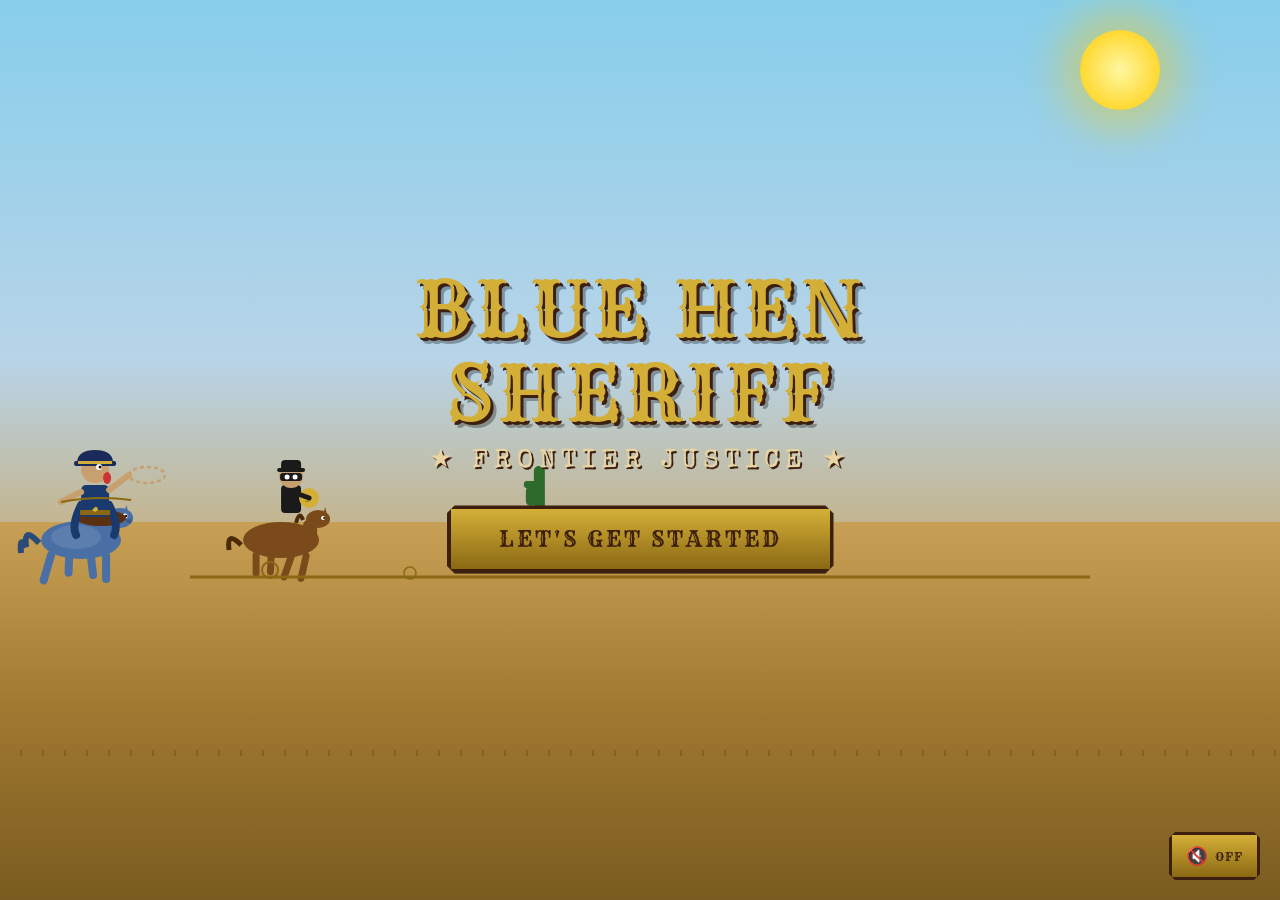
<file: index.html>
<!DOCTYPE html>
<html lang="en">
<head>
<meta charset="UTF-8">
<meta name="viewport" content="width=device-width, initial-scale=1.0">
<title>Blue Hen Sheriff</title>
<style>
  @import url('https://fonts.googleapis.com/css2?family=Rye&family=Playfair+Display:wght@400;700;900&family=Special+Elite&family=Courier+Prime:wght@400;700&display=swap');

  :root {
    --dust: #c8a96e;
    --sand: #e8d5a3;
    --brown: #6b3a2a;
    --dark-brown: #3d1f10;
    --sky: #7db8d4;
    --green-screen: #00ff41;
    --paper: #f4e4c1;
    --ink: #1a0a00;
    --gold: #d4af37;
    --red: #8b1a1a;
  }

  * { margin: 0; padding: 0; box-sizing: border-box; }
  html { scroll-behavior: smooth; }

  body {
    font-family: 'Special Elite', cursive;
    overflow-x: hidden;
    background: var(--dark-brown);
  }

  /* ===== PAGE SYSTEM ===== */
  .page {
    display: none;
    min-height: 100vh;
    position: relative;
  }
  .page.active { display: flex; flex-direction: column; }

  /* ===== PAGE 1: CHASE SCENE ===== */
  #page1 {
    background: linear-gradient(180deg, #87CEEB 0%, #b8d4e8 40%, #c8a96e 65%, #8b6914 100%);
    overflow: hidden;
    align-items: center;
    justify-content: center;
    flex-direction: column;
  }

  .sky-layer {
    position: absolute; top: 0; left: 0; right: 0; height: 60%;
  }

  /* Sun */
  .sun {
    position: absolute;
    top: 30px; right: 120px;
    width: 80px; height: 80px;
    background: radial-gradient(circle, #fff7a1, #ffcc00);
    border-radius: 50%;
    box-shadow: 0 0 40px 20px rgba(255,200,0,0.4);
    animation: sunPulse 3s ease-in-out infinite;
  }
  @keyframes sunPulse { 0%,100%{box-shadow:0 0 40px 20px rgba(255,200,0,0.4)} 50%{box-shadow:0 0 60px 30px rgba(255,200,0,0.6)} }

  /* Clouds */
  .cloud {
    position: absolute;
    background: rgba(255,255,255,0.85);
    border-radius: 50px;
    animation: cloudDrift linear infinite;
  }
  .cloud::before, .cloud::after {
    content: '';
    position: absolute;
    background: inherit;
    border-radius: 50%;
  }
  .cloud1 { width:120px; height:40px; top:60px; left:-150px; animation-duration:25s; animation-delay:-5s; }
  .cloud1::before { width:70px; height:60px; top:-25px; left:15px; }
  .cloud1::after { width:50px; height:50px; top:-20px; left:55px; }
  .cloud2 { width:160px; height:50px; top:100px; left:-200px; animation-duration:35s; animation-delay:-15s; }
  .cloud2::before { width:90px; height:70px; top:-30px; left:20px; }
  .cloud2::after { width:60px; height:60px; top:-25px; left:80px; }
  @keyframes cloudDrift { from{transform:translateX(-200px)} to{transform:translateX(110vw)} }

  /* Ground */
  .ground {
    position: absolute;
    bottom: 0; left: 0; right: 0; height: 42%;
  }
  .ground-layer {
    position: absolute; bottom: 0; left: 0; right: 0;
    height: 100%;
    background: linear-gradient(180deg, #c8a055 0%, #a07830 50%, #7a5c20 100%);
  }
  .ground-track {
    position: absolute;
    bottom: 38%; left: 0; right: 0; height: 6px;
    background: repeating-linear-gradient(90deg, transparent, transparent 20px, rgba(0,0,0,0.15) 20px, rgba(0,0,0,0.15) 22px);
  }

  /* Cactus */
  .cactus {
    position: absolute; bottom: 40%;
    animation: cactusScroll linear infinite;
  }
  .cactus svg { display: block; }
  .cactus1 { animation-duration: 12s; animation-delay: 0s; left: -100px; }
  .cactus2 { animation-duration: 18s; animation-delay: -8s; left: -100px; }
  .cactus3 { animation-duration: 22s; animation-delay: -3s; left: -100px; }
  @keyframes cactusScroll { from{transform:translateX(0)} to{transform:translateX(110vw)} }

  /* Dust clouds */
  .dust-puff {
    position: absolute;
    border-radius: 50%;
    background: rgba(180,140,60,0.5);
    animation: dustPuff 1s ease-out infinite;
  }

  /* Title */
  .title-area {
    position: relative;
    z-index: 20;
    text-align: center;
    margin-bottom: 20px;
    margin-top: -60px;
  }
  .main-title {
    font-family: 'Rye', cursive;
    font-size: clamp(2.5rem, 6vw, 5rem);
    color: var(--gold);
    text-shadow: 3px 3px 0 var(--dark-brown), 6px 6px 0 rgba(0,0,0,0.3);
    letter-spacing: 4px;
    animation: titleDrop 1s ease-out;
    line-height: 1.1;
  }
  .sub-title {
    font-family: 'Special Elite', cursive;
    font-size: clamp(1rem, 2.5vw, 1.6rem);
    color: var(--sand);
    text-shadow: 2px 2px 0 var(--dark-brown);
    margin-top: 8px;
    letter-spacing: 6px;
  }
  @keyframes titleDrop { from{transform:translateY(-80px);opacity:0} to{transform:translateY(0);opacity:1} }

  /* Chase animation canvas area */
  .chase-stage {
    position: absolute;
    bottom: 35%;
    left: 0; right: 0;
    height: 180px;
    z-index: 10;
  }

  /* Characters */
  .character {
    position: absolute;
    bottom: 10px;
    animation: gallop 0.35s steps(1) infinite;
  }

  /* Thief - simple pixel art style */
  .thief-char {
    right: 35%;
    animation: thiefRun 0.3s steps(1) infinite, thiefChased 0s linear;
  }

  .start-btn {
    position: relative;
    z-index: 20;
    background: linear-gradient(180deg, #d4af37, #8b6914);
    border: 4px solid var(--dark-brown);
    color: var(--dark-brown);
    font-family: 'Rye', cursive;
    font-size: 1.4rem;
    padding: 16px 48px;
    cursor: pointer;
    letter-spacing: 3px;
    text-transform: uppercase;
    margin-top: 10px;
    box-shadow: 4px 4px 0 var(--dark-brown), 8px 8px 0 rgba(0,0,0,0.3);
    transition: all 0.1s;
    clip-path: polygon(8px 0, calc(100% - 8px) 0, 100% 8px, 100% calc(100% - 8px), calc(100% - 8px) 100%, 8px 100%, 0 calc(100% - 8px), 0 8px);
  }
  .start-btn:hover { transform: translate(-2px,-2px); box-shadow: 6px 6px 0 var(--dark-brown), 10px 10px 0 rgba(0,0,0,0.3); }
  .start-btn:active { transform: translate(4px,4px); box-shadow: none; }

  /* ===== SVG CHARACTERS ===== */
  #chase-canvas {
    position: absolute;
    bottom: 0; left: 0; right: 0;
    width: 100%; height: 200px;
  }

  /* Horse+rider gallop */
  @keyframes horseGallop {
    0%   { transform: translateY(0px) scaleY(1); }
    25%  { transform: translateY(-8px) scaleY(0.97); }
    50%  { transform: translateY(-3px) scaleY(1); }
    75%  { transform: translateY(-10px) scaleY(0.95); }
    100% { transform: translateY(0px) scaleY(1); }
  }
  @keyframes thiefGallop {
    0%   { transform: translateY(0px); }
    30%  { transform: translateY(-6px); }
    60%  { transform: translateY(-2px); }
    100% { transform: translateY(0px); }
  }
  @keyframes lassoSpin {
    from { transform-origin: 5px 5px; transform: rotate(0deg); }
    to   { transform-origin: 5px 5px; transform: rotate(360deg); }
  }

  .horse-group { animation: horseGallop 0.5s ease-in-out infinite; }
  .thief-group { animation: thiefGallop 0.4s ease-in-out infinite; }
  .lasso-rope { animation: lassoSpin 0.8s linear infinite; transform-box: fill-box; }

  /* Chase forward motion */
  #cowboy-unit {
    animation: cowboyChase 0s linear;
  }
  #thief-unit {
    animation: thiefRun 0s linear;
  }

  /* ===== PAGE 2: HACKING ROOM ===== */
  #page2 {
    background: #1a0f05;
    flex-direction: column;
    align-items: center;
    justify-content: flex-start;
    padding: 20px;
    overflow: hidden;
  }

  .page2-header {
    font-family: 'Rye', cursive;
    color: var(--green-screen);
    font-size: clamp(1.2rem, 3vw, 2rem);
    text-shadow: 0 0 20px var(--green-screen);
    letter-spacing: 4px;
    margin-bottom: 15px;
    text-align: center;
  }

  .room-scene {
    width: 100%;
    max-width: 700px;
    position: relative;
    border: 3px solid #2a1a0a;
    border-radius: 4px;
    overflow: hidden;
    flex-shrink: 0;
  }

  .room-svg-container {
    width: 100%;
    aspect-ratio: 16/9;
    max-height: 340px;
  }

  /* Green screen monitor glow */
  @keyframes screenFlicker {
    0%,100%{opacity:1} 92%{opacity:1} 93%{opacity:0.85} 94%{opacity:1} 97%{opacity:0.9} 98%{opacity:1}
  }
  .monitor-screen { animation: screenFlicker 4s infinite; }
  .scan-line {
    animation: scanMove 3s linear infinite;
  }
  @keyframes scanMove { from{transform:translateY(-100%)} to{transform:translateY(800%)} }

  /* Typing text on screen */
  .hacking-text {
    font-family: 'Courier Prime', monospace;
    font-size: 9px;
    fill: var(--green-screen);
    opacity: 0.9;
  }
  @keyframes textBlink { 0%,100%{opacity:1} 50%{opacity:0} }
  .cursor-blink { animation: textBlink 0.8s step-end infinite; }

  /* AI Chat Box */
  .ai-chatbox {
    width: 100%;
    max-width: 700px;
    background: linear-gradient(180deg, #1a0f05, #0d0800);
    border: 2px solid #00ff41;
    border-top: none;
    padding: 20px;
    box-shadow: 0 0 30px rgba(0,255,65,0.15);
  }

  .chat-label {
    font-family: 'Rye', cursive;
    color: var(--green-screen);
    font-size: 0.85rem;
    letter-spacing: 3px;
    margin-bottom: 10px;
    text-shadow: 0 0 10px var(--green-screen);
  }

  .chat-messages {
    min-height: 80px;
    max-height: 160px;
    overflow-y: auto;
    margin-bottom: 12px;
    padding: 8px;
    border: 1px solid rgba(0,255,65,0.2);
    background: rgba(0,0,0,0.5);
    border-radius: 2px;
  }
  .chat-messages::-webkit-scrollbar { width: 4px; }
  .chat-messages::-webkit-scrollbar-thumb { background: #00ff41; border-radius: 2px; }

  .msg { margin-bottom: 8px; font-family: 'Courier Prime', monospace; font-size: 0.85rem; line-height: 1.4; }
  .msg.system { color: #00ff41; }
  .msg.user { color: #aaffaa; }
  .msg.ai { color: #7fff7f; }
  .msg.ai::before { content: '> '; color: #00ff41; }
  .msg.user::before { content: '$ '; color: #aaffaa; }

  .input-row {
    display: flex;
    gap: 10px;
    align-items: stretch;
  }

  .prompt-input {
    flex: 1;
    background: rgba(0,0,0,0.7);
    border: 1px solid #00ff41;
    color: #00ff41;
    font-family: 'Courier Prime', monospace;
    font-size: 0.9rem;
    padding: 10px 14px;
    outline: none;
    border-radius: 2px;
    caret-color: #00ff41;
  }
  .prompt-input::placeholder { color: rgba(0,255,65,0.3); }
  .prompt-input:focus { box-shadow: 0 0 15px rgba(0,255,65,0.3); }

  .submit-btn {
    background: linear-gradient(180deg, #00ff41, #008f24);
    border: none;
    color: #000;
    font-family: 'Rye', cursive;
    font-size: 0.85rem;
    padding: 10px 20px;
    cursor: pointer;
    letter-spacing: 1px;
    transition: all 0.2s;
    border-radius: 2px;
  }
  .submit-btn:hover { filter: brightness(1.2); }
  .submit-btn:disabled { opacity: 0.5; cursor: not-allowed; }

  .upload-btn {
    background: linear-gradient(180deg, #8b7355, #6b5844);
    border: 1px solid #00ff41;
    color: #00ff41;
    font-family: 'Rye', cursive;
    font-size: 1.2rem;
    padding: 10px 16px;
    cursor: pointer;
    transition: all 0.2s;
    border-radius: 2px;
  }
  .upload-btn:hover { filter: brightness(1.1); box-shadow: 0 0 10px rgba(0,255,65,0.2); }
  .upload-btn:active { transform: scale(0.95); }

  .verdict-btn {
    width: 100%;
    background: linear-gradient(180deg, #d4af37, #b8860b);
    border: 2px solid #8b6914;
    color: #1a0a00;
    font-family: 'Rye', cursive;
    font-size: 1.1rem;
    padding: 12px 20px;
    cursor: pointer;
    letter-spacing: 2px;
    transition: all 0.3s;
    border-radius: 4px;
    margin-top: 10px;
    text-transform: uppercase;
    box-shadow: 3px 3px 0 rgba(0,0,0,0.3);
  }
  .verdict-btn:hover { 
    filter: brightness(1.15);
    box-shadow: 5px 5px 0 rgba(0,0,0,0.4);
    transform: translate(-2px, -2px);
  }
  .verdict-btn:active { 
    box-shadow: 1px 1px 0 rgba(0,0,0,0.2);
    transform: translate(2px, 2px);
  }

  .thinking-dots::after {
    content: '...';
    animation: dots 1.5s steps(4, end) infinite;
  }
  @keyframes dots {
    0%{content:'.'} 33%{content:'..'} 66%{content:'...'} 100%{content:''}
  }

  /* ===== PAGE 3 & 4: NEWSPAPER VERDICT ===== */
  #page3, #page4 {
    background: var(--paper);
    flex-direction: column;
    align-items: center;
    min-height: 100vh;
    position: relative;
    overflow: hidden;
  }

  /* Newspaper texture overlay */
  #page3::before, #page4::before {
    content: '';
    position: absolute;
    inset: 0;
    background-image:
      repeating-linear-gradient(0deg, transparent, transparent 28px, rgba(0,0,0,0.04) 28px, rgba(0,0,0,0.04) 29px),
      url("data:image/svg+xml,%3Csvg xmlns='http://www.w3.org/2000/svg' width='300' height='300'%3E%3Cfilter id='noise'%3E%3CfeTurbulence type='fractalNoise' baseFrequency='0.65' numOctaves='3' stitchTiles='stitch'/%3E%3C/filter%3E%3Crect width='300' height='300' filter='url(%23noise)' opacity='0.08'/%3E%3C/svg%3E");
    pointer-events: none;
    z-index: 1;
  }

  .newspaper-inner {
    position: relative;
    z-index: 2;
    width: 100%;
    max-width: 800px;
    padding: 20px 30px 40px;
    text-align: center;
  }

  .paper-masthead {
    border-top: 8px double var(--ink);
    border-bottom: 3px double var(--ink);
    padding: 10px 0;
    margin-bottom: 16px;
  }

  .paper-name {
    font-family: 'Playfair Display', serif;
    font-size: clamp(2.2rem, 6vw, 4rem);
    font-weight: 900;
    color: var(--ink);
    letter-spacing: 2px;
    line-height: 1;
  }

  .paper-tagline {
    font-family: 'Special Elite', cursive;
    font-size: 0.75rem;
    color: var(--ink);
    letter-spacing: 4px;
    margin-top: 4px;
    text-transform: uppercase;
  }

  .paper-date {
    display: flex;
    justify-content: space-between;
    font-family: 'Special Elite', cursive;
    font-size: 0.7rem;
    color: var(--ink);
    border-top: 1px solid var(--ink);
    border-bottom: 1px solid var(--ink);
    padding: 4px 0;
    margin-bottom: 16px;
  }

  .headline {
    font-family: 'Playfair Display', serif;
    font-size: clamp(1.8rem, 5vw, 3.2rem);
    font-weight: 900;
    color: var(--ink);
    line-height: 1.1;
    margin-bottom: 8px;
    text-transform: uppercase;
  }

  #page3 .headline { color: var(--red); }
  #page4 .headline { color: #1a4a1a; }

  .subheadline {
    font-family: 'Playfair Display', serif;
    font-size: clamp(1rem, 2.5vw, 1.5rem);
    font-style: italic;
    color: var(--ink);
    margin-bottom: 20px;
  }

  .verdict-divider {
    display: flex;
    align-items: center;
    gap: 12px;
    margin-bottom: 20px;
  }
  .verdict-divider::before, .verdict-divider::after {
    content: ''; flex: 1;
    border-top: 2px solid var(--ink);
  }
  .verdict-stamp {
    font-family: 'Rye', cursive;
    font-size: 2.5rem;
    font-weight: bold;
    padding: 8px 20px;
    border: 4px solid;
    border-radius: 4px;
    transform: rotate(-3deg);
    letter-spacing: 4px;
  }

  #page3 .verdict-stamp { color: var(--red); border-color: var(--red); }
  #page4 .verdict-stamp { color: #1a4a1a; border-color: #1a4a1a; }

  .answer-box {
    background: rgba(255,255,255,0.6);
    border: 2px solid var(--ink);
    border-radius: 2px;
    padding: 20px;
    text-align: left;
    margin-bottom: 24px;
    font-family: 'Special Elite', cursive;
    font-size: 1rem;
    color: var(--ink);
    line-height: 1.8;
    box-shadow: inset 0 0 20px rgba(0,0,0,0.05);
    min-height: 100px;
    position: relative;
  }

  .answer-box::before {
    content: 'THE VERDICT';
    font-family: 'Rye', cursive;
    font-size: 0.65rem;
    letter-spacing: 4px;
    color: rgba(0,0,0,0.4);
    position: absolute;
    top: 8px; left: 12px;
  }

  .answer-text {
    margin-top: 12px;
  }

  /* Stars rating */
  .stars-section {
    margin-bottom: 24px;
  }

  .stars-label {
    font-family: 'Rye', cursive;
    font-size: 0.9rem;
    color: var(--ink);
    letter-spacing: 3px;
    margin-bottom: 10px;
  }

  .stars-container {
    display: flex;
    justify-content: center;
    gap: 8px;
    margin-bottom: 8px;
  }

  .star {
    font-size: 2.5rem;
    cursor: not-allowed;
    pointer-events: none;
    transition: all 0.2s;
    filter: grayscale(1) opacity(0.4);
    line-height: 1;
  }

  .star.active {
    filter: grayscale(0) opacity(1);
    transform: scale(1.1);
  }

  #page3 .star.active { color: #8b1a1a; }
  #page4 .star.active { color: #2d6a2d; }

  .stars-text {
    font-family: 'Special Elite', cursive;
    font-size: 0.85rem;
    color: var(--brown);
    font-style: italic;
    min-height: 20px;
    display: none;
  }

  .back-btn {
    background: linear-gradient(180deg, var(--dust), var(--brown));
    border: 3px solid var(--dark-brown);
    color: var(--sand);
    font-family: 'Rye', cursive;
    font-size: 1rem;
    padding: 12px 32px;
    cursor: pointer;
    letter-spacing: 2px;
    box-shadow: 3px 3px 0 var(--dark-brown);
    transition: all 0.1s;
    margin-top: 8px;
  }
  .back-btn:hover { transform: translate(-1px,-1px); box-shadow: 4px 4px 0 var(--dark-brown); }
  .back-btn:active { transform: translate(3px,3px); box-shadow: none; }

  .speak-btn {
    background: linear-gradient(180deg, #8b4513, #654321);
    border: 3px solid var(--dark-brown);
    color: var(--sand);
    font-family: 'Rye', cursive;
    font-size: 1rem;
    padding: 12px 32px;
    cursor: pointer;
    letter-spacing: 2px;
    box-shadow: 3px 3px 0 var(--dark-brown);
    transition: all 0.1s;
    margin-top: 8px;
    margin-right: 8px;
  }
  .speak-btn:hover { transform: translate(-1px,-1px); box-shadow: 4px 4px 0 var(--dark-brown); }
  .speak-btn:active { transform: translate(3px,3px); box-shadow: none; }
  .speak-btn:disabled { opacity: 0.5; cursor: not-allowed; }

  /* Watermark wanted poster */
  .wanted-watermark {
    position: absolute;
    font-family: 'Rye', cursive;
    font-size: clamp(4rem, 15vw, 10rem);
    letter-spacing: 10px;
    opacity: 0.04;
    transform: rotate(-15deg);
    pointer-events: none;
    z-index: 0;
  }
  #page3 .wanted-watermark { color: var(--red); top: 30%; left: 50%; transform: translateX(-50%) rotate(-15deg); }
  #page4 .wanted-watermark { color: #1a4a1a; top: 30%; left: 50%; transform: translateX(-50%) rotate(-15deg); }

  /* Loading spinner */
  .loader {
    display: none;
    width: 20px; height: 20px;
    border: 2px solid rgba(0,255,65,0.2);
    border-top-color: #00ff41;
    border-radius: 50%;
    animation: spin 0.8s linear infinite;
    margin: 0 auto;
  }
  @keyframes spin { to{transform:rotate(360deg)} }

  /* Typewriter effect */
  .typewriter-text { }

  /* Transitions */
  .page { animation: pageFade 0.5s ease; }
  @keyframes pageFade { from{opacity:0} to{opacity:1} }

  /* Responsive */
  @media (max-width: 600px) {
    .newspaper-inner { padding: 16px 16px 30px; }
    .ai-chatbox { padding: 14px; }
  }

  .stars-rating-area { 
    text-align: center;
  }

  /* Flying bullets decorative */
  .bullet-decoration {
    position: absolute;
    font-size: 1.2rem;
    color: var(--ink);
    opacity: 0.15;
    pointer-events: none;
  }

  /* ===== AUDIO BUTTON ===== */
  .audio-btn {
    position: fixed;
    bottom: 20px;
    right: 20px;
    z-index: 1000;
    background: linear-gradient(180deg, #d4af37, #8b6914);
    border: 3px solid var(--dark-brown);
    color: var(--dark-brown);
    font-family: 'Rye', cursive;
    font-size: 0.75rem;
    padding: 10px 14px;
    cursor: pointer;
    letter-spacing: 1px;
    box-shadow: 3px 3px 0 var(--dark-brown);
    transition: all 0.1s;
    clip-path: polygon(6px 0, calc(100% - 6px) 0, 100% 6px, 100% calc(100% - 6px), calc(100% - 6px) 100%, 6px 100%, 0 calc(100% - 6px), 0 6px);
    display: flex;
    align-items: center;
    gap: 6px;
  }
  .audio-btn:hover { transform: translate(-1px,-1px); box-shadow: 4px 4px 0 var(--dark-brown); }
  .audio-btn:active { transform: translate(3px,3px); box-shadow: none; }
  .audio-icon { font-size: 1.1rem; }
</style>
</head>
<body>
<!-- Background Music (autoplay on first interaction) -->
<audio id="bgMusic" loop>
  <source src="assets/music/background-music.mp3" type="audio/mpeg">
</audio>

<!-- ============ PAGE 1: INTRO ============ -->
<div id="page1" class="page active">
  <div class="sun"></div>
  <div class="cloud cloud1"></div>
  <div class="cloud cloud2"></div>

  <div class="ground">
    <div class="ground-layer"></div>
    <div class="ground-track"></div>
  </div>

  <!-- Chase SVG Animation -->
  <div class="chase-stage">
    <svg id="chase-canvas" viewBox="0 0 900 200" xmlns="http://www.w3.org/2000/svg">
      <defs>
        <filter id="dustBlur">
          <feGaussianBlur stdDeviation="3"/>
        </filter>
      </defs>

      <!-- Dust trails -->
      <ellipse class="dust1" cx="520" cy="185" rx="30" ry="10" fill="rgba(180,140,60,0.4)" filter="url(#dustBlur)">
        <animate attributeName="cx" values="520;480;520" dur="0.8s" repeatCount="indefinite"/>
        <animate attributeName="opacity" values="0.4;0;0.4" dur="0.8s" repeatCount="indefinite"/>
      </ellipse>
      <ellipse class="dust2" cx="320" cy="187" rx="25" ry="8" fill="rgba(180,140,60,0.35)" filter="url(#dustBlur)">
        <animate attributeName="cx" values="320;280;320" dur="0.7s" repeatCount="indefinite"/>
        <animate attributeName="opacity" values="0.35;0;0.35" dur="0.7s" repeatCount="indefinite"/>
      </ellipse>

      <!-- THIEF unit (runs ahead) -->
      <g id="thief-unit">
        <animateTransform attributeName="transform" type="translate"
          values="-200,0; 1100,0" dur="6s" repeatCount="indefinite"/>
        <g class="thief-group">
          <!-- Thief horse (brown) -->
          <g transform="translate(0,130)">
            <!-- body -->
            <ellipse cx="60" cy="25" rx="38" ry="18" fill="#7a4a1a"/>
            <!-- neck -->
            <rect x="82" y="5" width="14" height="22" rx="5" fill="#7a4a1a"/>
            <!-- head -->
            <ellipse cx="97" cy="4" rx="12" ry="9" fill="#7a4a1a"/>
            <!-- ear -->
            <polygon points="102,0 106,0 104,-8" fill="#7a4a1a"/>
            <!-- eye -->
            <circle cx="102" cy="3" r="2" fill="#fff"/>
            <circle cx="103" cy="3" r="1" fill="#1a0a00"/>
            <!-- mane -->
            <path d="M82,5 Q78,-5 75,8" stroke="#4a2a08" stroke-width="4" fill="none"/>
            <!-- legs galloping -->
            <line x1="35" y1="40" x2="25" y2="65" stroke="#7a4a1a" stroke-width="7" stroke-linecap="round">
              <animate attributeName="x2" values="25;40;25" dur="0.4s" repeatCount="indefinite"/>
              <animate attributeName="y2" values="65;55;65" dur="0.4s" repeatCount="indefinite"/>
            </line>
            <line x1="50" y1="42" x2="38" y2="66" stroke="#7a4a1a" stroke-width="7" stroke-linecap="round">
              <animate attributeName="x2" values="38;55;38" dur="0.4s" repeatCount="indefinite" keyTimes="0;0.5;1"/>
              <animate attributeName="y2" values="66;52;66" dur="0.4s" repeatCount="indefinite"/>
            </line>
            <line x1="70" y1="42" x2="58" y2="66" stroke="#7a4a1a" stroke-width="7" stroke-linecap="round">
              <animate attributeName="x2" values="58;73;58" dur="0.4s" begin="-0.2s" repeatCount="indefinite"/>
              <animate attributeName="y2" values="66;54;66" dur="0.4s" begin="-0.2s" repeatCount="indefinite"/>
            </line>
            <line x1="85" y1="41" x2="78" y2="65" stroke="#7a4a1a" stroke-width="7" stroke-linecap="round">
              <animate attributeName="x2" values="78;90;78" dur="0.4s" begin="-0.1s" repeatCount="indefinite"/>
              <animate attributeName="y2" values="65;55;65" dur="0.4s" begin="-0.1s" repeatCount="indefinite"/>
            </line>
            <!-- tail -->
            <path d="M20,30 Q5,15 8,35" stroke="#4a2a08" stroke-width="5" fill="none"/>
          </g>
          <!-- Thief rider (black outfit) -->
          <g transform="translate(30,75)">
            <!-- body -->
            <rect x="30" y="25" width="20" height="28" rx="4" fill="#1a1a1a"/>
            <!-- head -->
            <circle cx="40" cy="16" r="12" fill="#c8a070"/>
            <!-- hat (bandit) -->
            <rect x="26" y="8" width="28" height="4" rx="2" fill="#1a1a1a"/>
            <rect x="30" y="0" width="20" height="12" rx="4" fill="#1a1a1a"/>
            <!-- mask -->
            <rect x="29" y="13" width="22" height="8" rx="3" fill="#1a1a1a"/>
            <!-- eyes -->
            <circle cx="36" cy="17" r="2.5" fill="#fff"/>
            <circle cx="44" cy="17" r="2.5" fill="#fff"/>
            <!-- money bag -->
            <circle cx="58" cy="38" r="10" fill="#d4af37"/>
            <text x="54" y="42" font-size="10" fill="#8b6914" font-family="serif">$</text>
            <!-- arms holding bag -->
            <line x1="50" y1="35" x2="58" y2="38" stroke="#1a1a1a" stroke-width="5" stroke-linecap="round"/>
          </g>
        </g>
      </g>

      <!-- COWBOY unit (blue hen cowboy - chasing) -->
      <g id="cowboy-unit">
        <animateTransform attributeName="transform" type="translate"
          values="-400,0; 900,0" dur="6s" repeatCount="indefinite"/>
        <g class="horse-group">
          <!-- Horse (blue-grey) -->
          <g transform="translate(0,130)">
            <!-- body -->
            <ellipse cx="60" cy="25" rx="40" ry="19" fill="#4a6fa5"/>
            <!-- muscle shading -->
            <ellipse cx="55" cy="22" rx="25" ry="12" fill="rgba(255,255,255,0.1)"/>
            <!-- neck -->
            <rect x="83" y="4" width="15" height="24" rx="6" fill="#4a6fa5"/>
            <!-- head -->
            <ellipse cx="99" cy="3" rx="13" ry="10" fill="#4a6fa5"/>
            <!-- nostril -->
            <ellipse cx="108" cy="6" rx="3" ry="2" fill="#3a5a8a"/>
            <!-- ear -->
            <polygon points="103,-1 108,-1 105,-10" fill="#4a6fa5"/>
            <!-- eye -->
            <circle cx="104" cy="1" r="2.5" fill="#fff"/>
            <circle cx="105" cy="1" r="1.2" fill="#1a0a00"/>
            <!-- mane (flowing) -->
            <path d="M83,4 Q79,-8 74,5 Q70,-4 66,6" stroke="#2a4a7a" stroke-width="5" fill="none"/>
            <!-- legs with gallop animation -->
            <line x1="30" y1="40" x2="18" y2="68" stroke="#4a6fa5" stroke-width="8" stroke-linecap="round">
              <animate attributeName="x2" values="18;35;18" dur="0.5s" repeatCount="indefinite"/>
              <animate attributeName="y2" values="68;58;68" dur="0.5s" repeatCount="indefinite"/>
            </line>
            <line x1="48" y1="43" x2="35" y2="68" stroke="#4a6fa5" stroke-width="8" stroke-linecap="round">
              <animate attributeName="x2" values="35;52;35" dur="0.5s" begin="-0.25s" repeatCount="indefinite"/>
              <animate attributeName="y2" values="68;54;68" dur="0.5s" begin="-0.25s" repeatCount="indefinite"/>
            </line>
            <line x1="70" y1="43" x2="60" y2="68" stroke="#4a6fa5" stroke-width="8" stroke-linecap="round">
              <animate attributeName="x2" values="60;78;60" dur="0.5s" begin="-0.1s" repeatCount="indefinite"/>
              <animate attributeName="y2" values="68;56;68" dur="0.5s" begin="-0.1s" repeatCount="indefinite"/>
            </line>
            <line x1="85" y1="41" x2="80" y2="68" stroke="#4a6fa5" stroke-width="8" stroke-linecap="round">
              <animate attributeName="x2" values="80;95;80" dur="0.5s" begin="-0.35s" repeatCount="indefinite"/>
              <animate attributeName="y2" values="68;56;68" dur="0.5s" begin="-0.35s" repeatCount="indefinite"/>
            </line>
            <!-- tail -->
            <path d="M18,28 Q2,10 5,32 Q-2,20 0,38" stroke="#2a4a7a" stroke-width="6" fill="none"/>
            <!-- hooves -->
          </g>

          <!-- Blue Hen Cowboy rider -->
          <g transform="translate(25,55)">
            <!-- saddle -->
            <ellipse cx="55" cy="78" rx="25" ry="8" fill="#5a3010"/>
            <!-- body / duster coat (blue) -->
            <rect x="35" y="45" width="28" height="32" rx="5" fill="#1a3a6e"/>
            <!-- coat tails -->
            <path d="M35,65 Q25,85 30,95" stroke="#1a3a6e" stroke-width="8" fill="none" stroke-linecap="round"/>
            <path d="M63,65 Q73,85 68,95" stroke="#1a3a6e" stroke-width="8" fill="none" stroke-linecap="round"/>
            <!-- belt + badge -->
            <rect x="34" y="70" width="30" height="5" rx="1" fill="#8b6914"/>
            <polygon points="49,67 51,67 52,70 49,72 46,70" fill="#d4af37"/>
            <!-- head (hen - slightly beaked) -->
            <ellipse cx="49" cy="30" rx="14" ry="13" fill="#c8a070"/>
            <!-- cowboy hat (blue/dark) -->
            <path d="M31,22 Q32,10 49,10 Q66,10 67,22 Z" fill="#1a2a5a"/>
            <rect x="28" y="21" width="42" height="5" rx="2" fill="#1a2a5a"/>
            <!-- hat band (gold) -->
            <rect x="32" y="21" width="34" height="3" fill="#d4af37"/>
            <!-- beak (hen!) -->
            <polygon points="58,32 64,34 58,36" fill="#d4af37"/>
            <!-- eye -->
            <circle cx="53" cy="27" r="3" fill="#fff"/>
            <circle cx="54" cy="27" r="1.5" fill="#1a0a00"/>
            <!-- wattle (hen feature) -->
            <ellipse cx="61" cy="38" rx="4" ry="6" fill="#cc3333"/>
            <!-- arm throwing lasso -->
            <g transform="translate(63,50)">
              <line x1="0" y1="0" x2="20" y2="-15" stroke="#c8a070" stroke-width="6" stroke-linecap="round"/>
              <!-- lasso rope spinning -->
              <g class="lasso-rope" transform="translate(20,-15)">
                <ellipse cx="18" cy="0" rx="18" ry="8" fill="none" stroke="#c8a070" stroke-width="2.5" stroke-dasharray="4,3"/>
              </g>
            </g>
            <!-- other arm (reins) -->
            <line x1="35" y1="52" x2="15" y2="62" stroke="#c8a070" stroke-width="6" stroke-linecap="round"/>
            <path d="M15,62 Q50,55 85,60" stroke="#8b6914" stroke-width="2" fill="none"/>
          </g>
        </g>
      </g>

      <!-- Ground line -->
      <line x1="0" y1="192" x2="900" y2="192" stroke="#8b6914" stroke-width="3"/>
      <!-- Tumbleweeds -->
      <circle cx="200" cy="185" r="8" fill="none" stroke="#8b6914" stroke-width="2">
        <animateTransform attributeName="transform" type="translate" values="0,0;-900,0" dur="8s" repeatCount="indefinite"/>
        <animateTransform attributeName="transform" type="rotate" values="0,200,185;360,200,185" dur="1s" repeatCount="indefinite" additive="sum"/>
      </circle>
      <circle cx="600" cy="188" r="6" fill="none" stroke="#8b6914" stroke-width="1.5">
        <animateTransform attributeName="transform" type="translate" values="0,0;-900,0" dur="12s" begin="-4s" repeatCount="indefinite"/>
        <animateTransform attributeName="transform" type="rotate" values="0,600,188;360,600,188" dur="1.2s" repeatCount="indefinite" additive="sum"/>
      </circle>
    </svg>
  </div>

  <!-- Cacti SVGs -->
  <svg class="cactus cactus1" style="bottom:41%; left:-80px" width="50" height="100" viewBox="0 0 50 100">
    <rect x="20" y="20" width="10" height="80" rx="5" fill="#3a7a3a"/>
    <rect x="10" y="40" width="10" height="30" rx="5" fill="#3a7a3a"/>
    <rect x="8" y="35" width="14" height="8" rx="4" fill="#3a7a3a"/>
    <rect x="30" y="50" width="10" height="25" rx="5" fill="#3a7a3a"/>
    <rect x="28" y="45" width="14" height="8" rx="4" fill="#3a7a3a"/>
    <animateTransform attributeName="transform" type="translate" values="-80,0;1100,0" dur="14s" repeatCount="indefinite"/>
  </svg>
  <svg class="cactus cactus2" style="bottom:41%; left:-60px" width="35" height="80" viewBox="0 0 35 80">
    <rect x="12" y="15" width="11" height="65" rx="5" fill="#2d6b2d"/>
    <rect x="4" y="35" width="10" height="20" rx="5" fill="#2d6b2d"/>
    <rect x="2" y="30" width="14" height="7" rx="3" fill="#2d6b2d"/>
    <animateTransform attributeName="transform" type="translate" values="-60,0;1100,0" dur="20s" begin="-10s" repeatCount="indefinite"/>
  </svg>

  <div class="title-area">
    <div class="main-title">BLUE HEN<br>SHERIFF</div>
    <div class="sub-title">★ FRONTIER JUSTICE ★</div>
  </div>

  <button class="start-btn" onclick="goToPage(2)">LET'S GET STARTED</button>
</div>

<!-- Audio Control Button -->
<button class="audio-btn" onclick="toggleMusic()">
  <span class="audio-icon">🔇</span> OFF
</button>

<!-- ============ PAGE 2: HACKING ROOM ============ -->
<div id="page2" class="page">
  <div class="page2-header">★ FRONTIER INTELLIGENCE SYSTEM ★</div>

  <div class="room-scene">
    <svg class="room-svg-container" viewBox="0 0 700 394" xmlns="http://www.w3.org/2000/svg">
      <!-- Room walls -->
      <rect width="700" height="394" fill="#1a0d05"/>
      <!-- Back wall -->
      <rect x="80" y="40" width="540" height="280" fill="#2d1a08"/>
      <!-- Floor boards -->
      <rect x="0" y="310" width="700" height="84" fill="#3d2008"/>
      <line x1="0" y1="330" x2="700" y2="330" stroke="#2a1404" stroke-width="2"/>
      <line x1="0" y1="355" x2="700" y2="355" stroke="#2a1404" stroke-width="2"/>
      <line x1="0" y1="380" x2="700" y2="380" stroke="#2a1404" stroke-width="2"/>
      <!-- Floor plank lines -->
      <line x1="100" y1="310" x2="100" y2="394" stroke="#2a1404" stroke-width="1"/>
      <line x1="200" y1="310" x2="200" y2="394" stroke="#2a1404" stroke-width="1"/>
      <line x1="300" y1="310" x2="300" y2="394" stroke="#2a1404" stroke-width="1"/>
      <line x1="400" y1="310" x2="400" y2="394" stroke="#2a1404" stroke-width="1"/>
      <line x1="500" y1="310" x2="500" y2="394" stroke="#2a1404" stroke-width="1"/>
      <line x1="600" y1="310" x2="600" y2="394" stroke="#2a1404" stroke-width="1"/>
      <!-- Wall boards -->
      <line x1="150" y1="40" x2="150" y2="320" stroke="#221205" stroke-width="1"/>
      <line x1="250" y1="40" x2="250" y2="320" stroke="#221205" stroke-width="1"/>
      <line x1="350" y1="40" x2="350" y2="320" stroke="#221205" stroke-width="1"/>
      <line x1="450" y1="40" x2="450" y2="320" stroke="#221205" stroke-width="1"/>
      <line x1="550" y1="40" x2="550" y2="320" stroke="#221205" stroke-width="1"/>
      <!-- Wanted poster on wall -->
      <rect x="100" y="70" width="80" height="110" fill="#e8d5a3" stroke="#8b6914" stroke-width="2"/>
      <text x="140" y="95" text-anchor="middle" font-family="serif" font-size="9" fill="#1a0a00" font-weight="bold">WANTED</text>
      <rect x="110" y="100" width="60" height="45" fill="#c8a070" rx="2"/>
      <circle cx="140" cy="118" r="12" fill="#c8a070"/>
      <rect x="124" y="118" width="32" height="25" rx="3" fill="#c8a070"/>
      <rect x="112" y="100" width="56" height="4" fill="#8b6914" opacity="0.5"/>
      <text x="140" y="162" text-anchor="middle" font-family="serif" font-size="7" fill="#8b1a1a">DEAD OR ALIVE</text>
      <text x="140" y="172" text-anchor="middle" font-family="serif" font-size="6" fill="#1a0a00">$500 REWARD</text>
      <!-- Oil lantern left -->
      <rect x="520" y="70" width="24" height="40" rx="5" fill="#d4af37" opacity="0.9"/>
      <ellipse cx="532" cy="70" rx="12" ry="4" fill="#d4af37"/>
      <ellipse cx="532" cy="110" rx="10" ry="3" fill="#8b6914"/>
      <ellipse cx="532" cy="75" rx="6" ry="8" fill="rgba(255,200,50,0.8)">
        <animate attributeName="ry" values="8;9;7;8" dur="1.5s" repeatCount="indefinite"/>
        <animate attributeName="fill" values="rgba(255,200,50,0.8);rgba(255,160,30,0.8);rgba(255,220,60,0.8)" dur="0.8s" repeatCount="indefinite"/>
      </ellipse>
      <!-- Lantern glow -->
      <radialGradient id="lanternGlow" cx="50%" cy="50%" r="50%">
        <stop offset="0%" stop-color="rgba(255,180,30,0.3)"/>
        <stop offset="100%" stop-color="rgba(255,180,30,0)"/>
      </radialGradient>
      <ellipse cx="532" cy="85" rx="60" ry="60" fill="url(#lanternGlow)">
        <animate attributeName="rx" values="60;70;55;60" dur="2s" repeatCount="indefinite"/>
        <animate attributeName="ry" values="60;65;55;60" dur="2s" repeatCount="indefinite"/>
      </ellipse>

      <!-- DESK -->
      <rect x="150" y="270" width="380" height="18" rx="4" fill="#5a2e10"/>
      <rect x="165" y="285" width="14" height="30" rx="3" fill="#4a2408"/>
      <rect x="500" y="285" width="14" height="30" rx="3" fill="#4a2408"/>
      <rect x="240" y="285" width="14" height="28" rx="3" fill="#4a2408"/>
      <rect x="425" y="285" width="14" height="28" rx="3" fill="#4a2408"/>
      <!-- Desk surface detail -->
      <rect x="150" y="260" width="380" height="12" rx="2" fill="#6a3a18"/>

      <!-- MONITOR - CRT style -->
      <!-- Stand -->
      <rect x="315" y="240" width="50" height="22" rx="3" fill="#2a1a0a"/>
      <rect x="305" y="258" width="70" height="8" rx="3" fill="#1a0d05"/>
      <!-- Monitor body -->
      <rect x="230" y="100" width="220" height="155" rx="8" fill="#1a0d05"/>
      <rect x="234" y="104" width="212" height="147" rx="6" fill="#0d0800"/>
      <!-- Screen bezel glow -->
      <rect x="240" y="110" width="200" height="135" rx="4" fill="#001a00">
        <animate attributeName="opacity" values="0.8;1;0.9;1;0.85" dur="5s" repeatCount="indefinite"/>
      </rect>

      <!-- Green screen content -->
      <g class="monitor-screen">
        <!-- Screen bg -->
        <rect x="242" y="112" width="196" height="131" rx="2" fill="#000d00"/>
        <!-- Scan line sweep -->
        <rect x="242" y="112" width="196" height="4" fill="rgba(0,255,65,0.08)" class="scan-line">
          <animate attributeName="y" values="112;243;112" dur="2.5s" repeatCount="indefinite"/>
        </rect>
        <!-- CRT curvature vignette -->
        <radialGradient id="crtVig" cx="50%" cy="50%" r="70%">
          <stop offset="0%" stop-color="transparent"/>
          <stop offset="100%" stop-color="rgba(0,0,0,0.5)"/>
        </radialGradient>
        <rect x="242" y="112" width="196" height="131" fill="url(#crtVig)" rx="2"/>

        <!-- Hacking text lines -->
        <text class="hacking-text" x="248" y="128">FRONTIER_AI v1.0 ████████████████</text>
        <text class="hacking-text" x="248" y="141">CONNECTING TO DATABASE...</text>
        <text class="hacking-text" x="248" y="154">> CASE FILE LOADED</text>
        <text class="hacking-text" x="248" y="167">ANALYZING EVIDENCE... ████ 87%</text>
        <text class="hacking-text" x="248" y="180">ROOT ACCESS: GRANTED</text>
        <text class="hacking-text" x="248" y="193">DECRYPTING WITNESS TESTIMONY</text>
        <text class="hacking-text" x="248" y="206">CROSS_REF: ALIBI_DB ✓</text>
        <text class="hacking-text" x="248" y="219">VERDICT_ENGINE: ARMED</text>
        <text class="hacking-text" x="248" y="232">ENTER CASE FOR ANALYSIS_<tspan class="cursor-blink">█</tspan></text>
        <!-- Scanline overlay -->
        <rect x="242" y="112" width="196" height="131" fill="none" stroke="rgba(0,255,65,0.15)" stroke-width="0.5" rx="2"/>
      </g>

      <!-- Monitor brand text -->
      <text x="340" y="250" text-anchor="middle" font-family="Special Elite" font-size="8" fill="#3a2010">FRONTIER-TEC</text>

      <!-- Keyboard (wild west telegraph-ish) -->
      <rect x="255" y="278" width="170" height="12" rx="3" fill="#1a0d05"/>
      <rect x="260" y="280" width="160" height="7" rx="2" fill="#0d0800"/>
      <!-- Keys -->
      <g fill="#2a1a0a">
        <rect x="263" y="281" width="6" height="5" rx="1"/>
        <rect x="272" y="281" width="6" height="5" rx="1"/>
        <rect x="281" y="281" width="6" height="5" rx="1"/>
        <rect x="290" y="281" width="6" height="5" rx="1"/>
        <rect x="299" y="281" width="6" height="5" rx="1"/>
        <rect x="308" y="281" width="6" height="5" rx="1"/>
        <rect x="317" y="281" width="6" height="5" rx="1"/>
        <rect x="326" y="281" width="6" height="5" rx="1"/>
        <rect x="335" y="281" width="6" height="5" rx="1"/>
        <rect x="344" y="281" width="6" height="5" rx="1"/>
        <rect x="353" y="281" width="6" height="5" rx="1"/>
        <rect x="362" y="281" width="6" height="5" rx="1"/>
        <rect x="371" y="281" width="6" height="5" rx="1"/>
        <rect x="380" y="281" width="6" height="5" rx="1"/>
        <rect x="389" y="281" width="6" height="5" rx="1"/>
        <rect x="398" y="281" width="6" height="5" rx="1"/>
        <rect x="407" y="281" width="24" height="5" rx="1"/><!-- space -->
      </g>

      <!-- Cowboy figure sitting at desk (silhouette) -->
      <!-- Hat -->
      <ellipse cx="185" cy="218" rx="22" ry="4" fill="#1a0a00"/>
      <rect x="167" y="192" width="36" height="28" rx="6" fill="#1a0a00"/>
      <!-- Head -->
      <ellipse cx="185" cy="198" rx="13" ry="12" fill="#c8a070"/>
      <!-- Eye glow (green from screen) -->
      <ellipse cx="189" cy="197" rx="3" ry="2" fill="rgba(0,255,65,0.4)"/>
      <!-- Body -->
      <rect x="168" y="218" width="34" height="50" rx="5" fill="#2a1a0a"/>
      <!-- Arm reaching to keyboard -->
      <line x1="202" y1="235" x2="255" y2="272" stroke="#2a1a0a" stroke-width="10" stroke-linecap="round"/>
    </svg>
  </div>

  <!-- AI Chatbox -->
  <div class="ai-chatbox">
    <div class="chat-label">FRONTIER INTELLIGENCE — ENTER YOUR CASE</div>
    <div class="chat-messages" id="chatMessages">
      <div class="msg system">FRONTIER_AI ONLINE. STATE YOUR CASE, PARTNER.</div>
      <div class="msg system">Describe the situation and I'll render a verdict...</div>
    </div>
    <div class="input-row">
      <input
        type="text"
        class="prompt-input"
        id="promptInput"
        placeholder="Analyze the case... (e.g. 'Is this text AI-generated?')"
        onkeydown="if(event.key==='Enter') submitPrompt()"
      />
      <input
        type="file"
        id="fileUpload"
        accept="image/*"
        style="display: none;"
        onchange="handleFileUpload(event)"
      />
      <button class="upload-btn" onclick="triggerFileUpload()" title="Upload image">📷</button>
      <button class="submit-btn" id="submitBtn" onclick="submitPrompt()">JUDGE IT</button>
    </div>
    <button class="verdict-btn" id="verdictBtn" style="display: none;" onclick="goToVerdictPage()">📋 READ VERDICT 📋</button>
  </div>
</div>


<!-- ============ PAGE 3: FRAUD ============ -->
<div id="page3" class="page">
  <div class="wanted-watermark">FRAUD</div>
  <div class="newspaper-inner">
    <div class="paper-masthead">
      <div class="paper-name">The Frontier Gazette</div>
      <div class="paper-tagline">✦ Truth, Justice & The Western Way ✦</div>
    </div>
    <div class="paper-date">
      <span>SPECIAL EDITION</span>
      <span>FRONTIER TERRITORY, ANNO DOMINI</span>
      <span>ONE CENT</span>
    </div>

    <div class="headline">FRAUDULENT ACTIVITY DETECTED!</div>
    <div class="subheadline">The Evidence Shows Signs of Deception and Forgery</div>

    <div class="verdict-divider">
      <div class="verdict-stamp">FRAUD</div>
    </div>

    <div class="answer-box">
      <div class="answer-text" id="fraudAnswer">Loading verdict...</div>
    </div>

    <div class="stars-section stars-rating-area">
      <div class="stars-label">⚖ RATE THE FRAUDULENT LEVEL ⚖</div>
      <div class="stars-container" id="fraudStars">
        <span class="star" data-val="1">⭐</span>
        <span class="star" data-val="2">⭐</span>
        <span class="star" data-val="3">⭐</span>
        <span class="star" data-val="4">⭐</span>
        <span class="star" data-val="5">⭐</span>
      </div>
      <div class="stars-text" id="fraudStarsText">Confidence level displayed</div>
    </div>

    <div style="display: flex; gap: 8px; justify-content: center;">
      <button class="speak-btn" onclick="speakVerdict('fraud')" id="speakFraudBtn">🔊 HEAR VERDICT</button>
      <button class="back-btn" onclick="goToPage(2)">⬅ NEW CASE</button>
    </div>
  </div>
</div>


<!-- ============ PAGE 4: LEGITIMATE ============ -->
<div id="page4" class="page">
  <div class="wanted-watermark">LEGITIMATE</div>
  <div class="newspaper-inner">
    <div class="paper-masthead">
      <div class="paper-name">The Frontier Gazette</div>
      <div class="paper-tagline">✦ Truth, Justice & The Western Way ✦</div>
    </div>
    <div class="paper-date">
      <span>SPECIAL EDITION</span>
      <span>FRONTIER TERRITORY, ANNO DOMINI</span>
      <span>ONE CENT</span>
    </div>

    <div class="headline">LEGITIMATE! CLEARED!</div>
    <div class="subheadline">The Sheriff Confirms — Content is Authentic</div>

    <div class="verdict-divider">
      <div class="verdict-stamp">LEGITIMATE</div>
    </div>

    <div class="answer-box">
      <div class="answer-text" id="legitimateAnswer">Loading verdict...</div>
    </div>

    <div class="stars-section stars-rating-area">
      <div class="stars-label">✦ RATE THE LEGITIMACY ✦</div>
      <div class="stars-container" id="legitimateStars">
        <span class="star" data-val="1">⭐</span>
        <span class="star" data-val="2">⭐</span>
        <span class="star" data-val="3">⭐</span>
        <span class="star" data-val="4">⭐</span>
        <span class="star" data-val="5">⭐</span>
      </div>
      <div class="stars-text" id="legitimateStarsText">Confidence level displayed</div>
    </div>

    <div style="display: flex; gap: 8px; justify-content: center;">
      <button class="speak-btn" onclick="speakVerdict('legitimate')" id="speakLegitimateBtn">🔊 HEAR VERDICT</button>
      <button class="back-btn" onclick="goToPage(2)">⬅ NEW CASE</button>
    </div>
  </div>
</div>


<script>
  // Initialize audio volume
  document.getElementById('bgMusic').volume = 0.3;

  // ===== PAGE NAVIGATION =====
  function goToPage(num) {
    document.querySelectorAll('.page').forEach(p => p.classList.remove('active'));
    document.getElementById('page' + num).classList.add('active');
    window.scrollTo(0, 0);
    if (num === 2) {
      document.getElementById('promptInput').value = '';
      document.getElementById('verdictBtn').style.display = 'none';
      resetChat();
    }
  }

  // ===== VERDICT PAGE TRACKING =====
  let currentVerdictPage = null;

  function goToVerdictPage() {
    if (currentVerdictPage) {
      goToPage(currentVerdictPage);
    }
  }

  function resetChat() {
    const msgs = document.getElementById('chatMessages');
    msgs.innerHTML = `
      <div class="msg system">FRONTIER_AI ONLINE. STATE YOUR CASE, PARTNER.</div>
      <div class="msg system">Describe the situation and I'll render a verdict...</div>
    `;
  }

  // ===== STAR RATING =====
  const starLabels = {
    fraud: ['Slightly Suspicious', 'Probably Fraudulent', 'Clearly Fraudulent', 'Absolutely Fraudulent', 'DEFINITE FRAUDULENT!'],
    legitimate: ['Slightly Authentic', 'Mostly Genuine', 'Pure and Real', 'Salt of the Earth', 'Absolutely Authentic!']
  };

  function toggleMusic() {
    const music = document.getElementById('bgMusic');
    const btn = document.querySelector('.audio-btn');
    if (music.paused) {
      music.volume = 0.3; // Set volume to 30%
      music.play();
      btn.innerHTML = '<span class="audio-icon">🔊</span> ON';
    } else {
      music.pause();
      btn.innerHTML = '<span class="audio-icon">🔇</span> OFF';
    }
  }

  function rateStars(type, val) {
    const container = document.getElementById(type + 'Stars');
    const textEl = document.getElementById(type + 'StarsText');
    const stars = container.querySelectorAll('.star');
    stars.forEach((s, i) => {
      s.classList.toggle('active', i < val);
    });
    textEl.textContent = starLabels[type][val - 1];
  }

  // ===== GLOBAL STATE =====
  let isProcessing = false;
  let currentAudio = null;

  // ===== TEXT-TO-SPEECH =====
  async function speakVerdict(type) {
    const btn = document.getElementById(`speak${type.charAt(0).toUpperCase() + type.slice(1)}Btn`);
    const answerEl = document.getElementById(`${type}Answer`);
    const text = answerEl.textContent;

    if (!text || text === 'Loading verdict...') {
      alert('No verdict to speak!');
      return;
    }

    // Stop any currently playing audio
    if (currentAudio) {
      currentAudio.pause();
      currentAudio = null;
    }

    btn.disabled = true;
    btn.textContent = '🔊 SPEAKING...';

    try {
      const response = await fetch('http://localhost:8000/text-to-speech', {
        method: 'POST',
        headers: { 'Content-Type': 'application/json' },
        body: JSON.stringify({ text: text })
      });

      if (!response.ok) {
        throw new Error(`HTTP error! status: ${response.status}`);
      }

      // Convert response to blob and create audio element
      const audioBlob = await response.blob();
      const audioUrl = URL.createObjectURL(audioBlob);
      currentAudio = new Audio(audioUrl);
      
      // Play the audio
      await currentAudio.play();
      
      // Reset button when done
      currentAudio.onended = () => {
        btn.disabled = false;
        btn.textContent = '🔊 HEAR VERDICT';
        URL.revokeObjectURL(audioUrl);
      };

    } catch (error) {
      console.error('Text-to-speech error:', error);
      alert('Failed to generate speech. Make sure ELEVENLABS_API_KEY is set in .env file.');
      btn.disabled = false;
      btn.textContent = '🔊 HEAR VERDICT';
    }
  }

  // ===== IMAGE UPLOAD HANDLER =====
  function triggerFileUpload() {
    try {
      console.log("triggerFileUpload called");
      const fileInput = document.getElementById('fileUpload');
      console.log("fileInput element:", fileInput);
      if (fileInput) {
        console.log("Clicking file input...");
        fileInput.click();
        console.log("File input click triggered");
      } else {
        console.error("File input element not found! ID search failed.");
      }
    } catch (err) {
      console.error("Error in triggerFileUpload:", err);
    }
  }

  async function handleFileUpload(event) {
    console.log("handleFileUpload called with event:", event);
    if (isProcessing) {
      console.log("Already processing, returning early");
      return;
    }
    const file = event.target.files[0];
    console.log("File selected:", file);
    if (!file) {
      console.log("No file found");
      return;
    }

    isProcessing = true;
    const btn = document.getElementById('submitBtn');
    btn.disabled = true;
    btn.textContent = 'ANALYZING...';

    addMessage('user', `📷 Analyzing image: ${file.name}`);
    
    const thinkingId = addMessage('ai', '<span class="thinking-dots">PROCESSING IMAGE</span>', true);

    try {
      const formData = new FormData();
      formData.append('file', file);

      const response = await fetch("http://localhost:8000/analyze/image", {
        method: "POST",
        body: formData
      });

      if (!response.ok) {
        throw new Error(`HTTP error! status: ${response.status}`);
      }

      const data = await response.json();
      const rawText = data.raw || data.response || JSON.stringify(data);

      let parsed;
      try {
        const clean = typeof rawText === 'string' ? rawText.replace(/```json|```/g, '').trim() : rawText;
        parsed = typeof clean === 'string' ? JSON.parse(clean) : clean;
      } catch(e) {
        // If parsing fails, use raw data
        const isFraud = rawText.toString().toLowerCase().includes('fake') || rawText.toString().toLowerCase().includes('generated');
        parsed = {
          verdict: isFraud ? 'FRAUD' : 'LEGITIMATE',
          reasoning: rawText.toString().slice(0, 300),
          confidence: 3
        };
      }

      // Remove thinking message
      document.getElementById(thinkingId)?.remove();

      const verdictText = `VERDICT: ${parsed.verdict || 'PROCESSING'}`;
      addMessage('ai', verdictText);
      addMessage('system', parsed.reasoning || 'The law has spoken!');

      // Navigate to verdict page after a delay
      setTimeout(() => {
        showVerdict(
          parsed.verdict || 'INNOCENT',
          parsed.reasoning || rawText.toString().slice(0, 500),
          parsed.confidence || 3,
          `Image: ${file.name}`
        );
      }, 1500);

    } catch(err) {
      document.getElementById(thinkingId)?.remove();
      addMessage('system', 'ERROR: Telegraph line down, partner. Try again!');
      console.error(err);
    }

    isProcessing = false;
    btn.disabled = false;
    btn.textContent = 'JUDGE IT';
    event.target.value = '';
  }

  async function submitPrompt() {
    if (isProcessing) return;
    const input = document.getElementById('promptInput');
    const btn = document.getElementById('submitBtn');
    const prompt = input.value.trim();
    if (!prompt) return;

    isProcessing = true;
    btn.disabled = true;
    btn.textContent = 'ANALYZING...';

    addMessage('user', prompt);
    input.value = '';

    const thinkingId = addMessage('ai', '<span class="thinking-dots">PROCESSING CASE</span>', true);

    try {
      const response = await fetch("http://localhost:8000/analyze/text", {
        method: "POST",
        headers: { "Content-Type": "application/json" },
        body: JSON.stringify({
          prompt: prompt
        })
      });

      if (!response.ok) {
        throw new Error(`HTTP error! status: ${response.status}`);
      }

      const data = await response.json();
      const rawText = data.response || '';

      let parsed;
      try {
        const clean = rawText.replace(/```json|```/g, '').trim();
        parsed = JSON.parse(clean);
      } catch(e) {
        // Try to extract verdict from text
        const isFraud = rawText.toLowerCase().includes('fraud') || rawText.toLowerCase().includes('fake') || rawText.toLowerCase().includes('generated');
        parsed = {
          verdict: isFraud ? 'FRAUD' : 'LEGITIMATE',
          reasoning: rawText.slice(0, 300),
          confidence: 3
        };
      }

      // Remove thinking message
      document.getElementById(thinkingId)?.remove();

      const verdictText = `VERDICT: ${parsed.verdict}`;
      addMessage('ai', verdictText);
      addMessage('system', parsed.reasoning || 'The law has spoken!');

      // Navigate to verdict page after a delay
      setTimeout(() => {
        showVerdict(parsed.verdict, parsed.reasoning || rawText.slice(0, 500), parsed.confidence || 3, prompt);
      }, 1500);

    } catch(err) {
      document.getElementById(thinkingId)?.remove();
      addMessage('system', 'ERROR: Telegraph line down, partner. Try again!');
      console.error(err);
    }

    isProcessing = false;
    btn.disabled = false;
    btn.textContent = 'JUDGE IT';
  }

  function addMessage(type, text, isTemp = false) {
    const msgs = document.getElementById('chatMessages');
    const div = document.createElement('div');
    div.className = `msg ${type}`;
    if (isTemp) div.id = 'thinking-' + Date.now();
    div.innerHTML = text;
    msgs.appendChild(div);
    msgs.scrollTop = msgs.scrollHeight;
    return div.id;
  }

  function showVerdict(verdict, reasoning, confidence, originalPrompt) {
    // Map backend verdicts to frontend pages: GUILTY=AI/Fraud, INNOCENT=Human/Legitimate
    const isFraud = verdict.toUpperCase() === 'GUILTY' || verdict.toUpperCase() === 'FRAUD';
    const pageNum = isFraud ? 3 : 4;

    // Store the verdict page for the button
    currentVerdictPage = pageNum;

    const answerEl = document.getElementById(isFraud ? 'fraudAnswer' : 'legitimateAnswer');
    
    // Build answer text with AI's reasoning and confidence level
    const confidencePercent = Math.round((confidence / 5) * 100);
    const caseText = `ANALYSIS:\n${reasoning}\n\n━━━━━━━━━━━━━━━━━━━━━\nCONFIDENCE LEVEL:\n${Math.ceil(confidence)}/5 - ${confidencePercent}%`;
    
    // Populate the verdict page in the background
    answerEl.textContent = '';
    
    // Typewriter effect on verdict page
    let i = 0;
    const chars = caseText;
    function typeChar() {
      if (i < chars.length) {
        answerEl.textContent += chars[i];
        i++;
        setTimeout(typeChar, 18);
      }
    }
    
    // Start typewriter and show button after a short delay
    setTimeout(typeChar, 300);

    // Show the verdict button on page 2
    setTimeout(() => {
      document.getElementById('verdictBtn').style.display = 'block';
    }, 500);

    // Auto-set stars based on confidence (on the verdict page)
    if (confidence) {
      setTimeout(() => rateStars(isFraud ? 'fraud' : 'legitimate', Math.min(5, Math.max(1, confidence))), 1000);
    }
  }
</script>
</body>
</html>
</file>
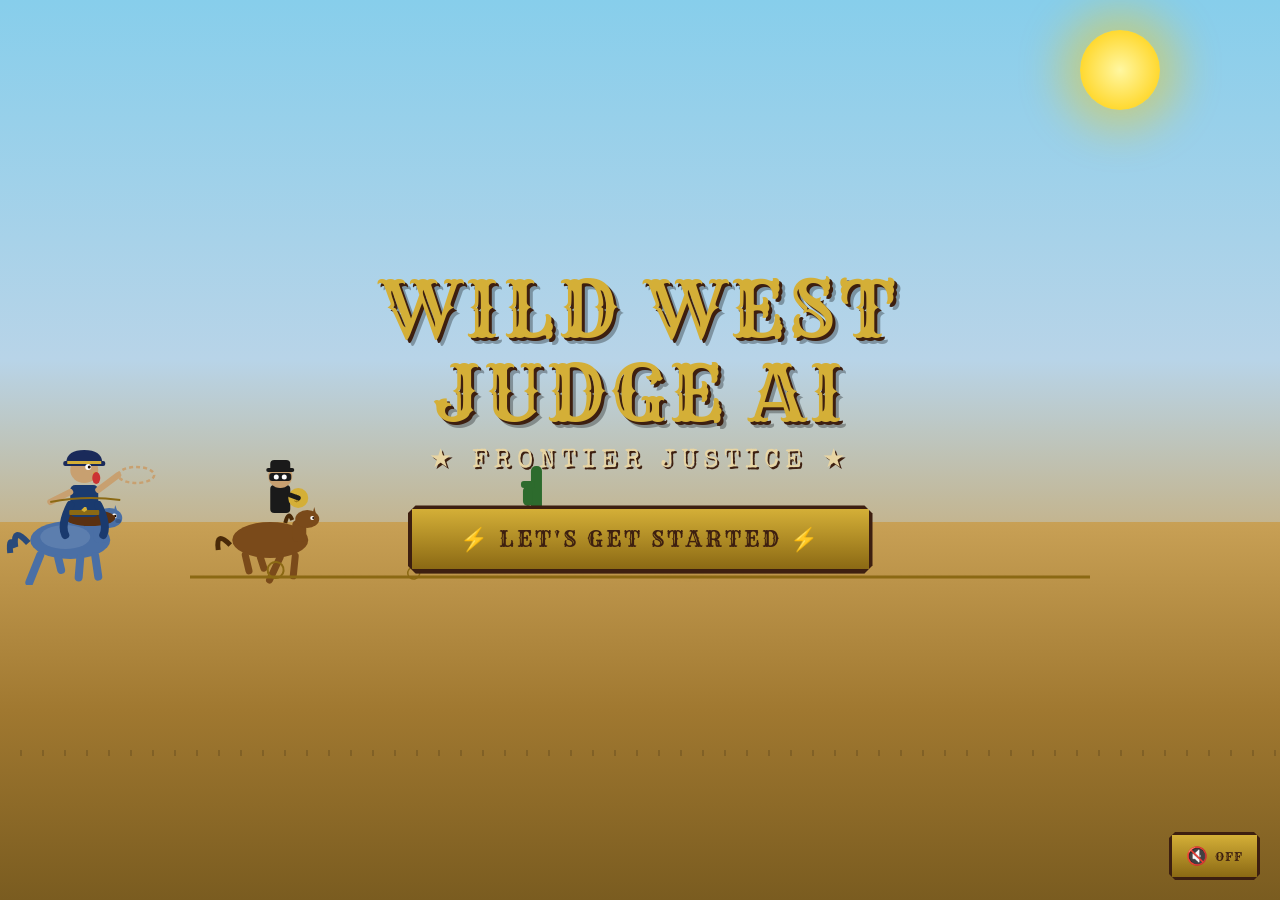
<file: frontend/index.html>
<!DOCTYPE html>
<html lang="en">
<head>
<meta charset="UTF-8">
<meta name="viewport" content="width=device-width, initial-scale=1.0">
<title>Blue Hen Sheriff</title>
<style>
  @import url('https://fonts.googleapis.com/css2?family=Rye&family=Playfair+Display:wght@400;700;900&family=Special+Elite&family=Courier+Prime:wght@400;700&display=swap');

  :root {
    --dust: #c8a96e;
    --sand: #e8d5a3;
    --brown: #6b3a2a;
    --dark-brown: #3d1f10;
    --sky: #7db8d4;
    --green-screen: #00ff41;
    --paper: #f4e4c1;
    --ink: #1a0a00;
    --gold: #d4af37;
    --red: #8b1a1a;
  }

  * { margin: 0; padding: 0; box-sizing: border-box; }
  html { scroll-behavior: smooth; }

  body {
    font-family: 'Special Elite', cursive;
    overflow-x: hidden;
    background: var(--dark-brown);
  }

  /* ===== PAGE SYSTEM ===== */
  .page {
    display: none;
    min-height: 100vh;
    position: relative;
  }
  .page.active { display: flex; flex-direction: column; }

  /* ===== PAGE 1: CHASE SCENE ===== */
  #page1 {
    background: linear-gradient(180deg, #87CEEB 0%, #b8d4e8 40%, #c8a96e 65%, #8b6914 100%);
    overflow: hidden;
    align-items: center;
    justify-content: center;
    flex-direction: column;
  }

  .sky-layer {
    position: absolute; top: 0; left: 0; right: 0; height: 60%;
  }

  /* Sun */
  .sun {
    position: absolute;
    top: 30px; right: 120px;
    width: 80px; height: 80px;
    background: radial-gradient(circle, #fff7a1, #ffcc00);
    border-radius: 50%;
    box-shadow: 0 0 40px 20px rgba(255,200,0,0.4);
    animation: sunPulse 3s ease-in-out infinite;
  }
  @keyframes sunPulse { 0%,100%{box-shadow:0 0 40px 20px rgba(255,200,0,0.4)} 50%{box-shadow:0 0 60px 30px rgba(255,200,0,0.6)} }

  /* Clouds */
  .cloud {
    position: absolute;
    background: rgba(255,255,255,0.85);
    border-radius: 50px;
    animation: cloudDrift linear infinite;
  }
  .cloud::before, .cloud::after {
    content: '';
    position: absolute;
    background: inherit;
    border-radius: 50%;
  }
  .cloud1 { width:120px; height:40px; top:60px; left:-150px; animation-duration:25s; animation-delay:-5s; }
  .cloud1::before { width:70px; height:60px; top:-25px; left:15px; }
  .cloud1::after { width:50px; height:50px; top:-20px; left:55px; }
  .cloud2 { width:160px; height:50px; top:100px; left:-200px; animation-duration:35s; animation-delay:-15s; }
  .cloud2::before { width:90px; height:70px; top:-30px; left:20px; }
  .cloud2::after { width:60px; height:60px; top:-25px; left:80px; }
  @keyframes cloudDrift { from{transform:translateX(-200px)} to{transform:translateX(110vw)} }

  /* Ground */
  .ground {
    position: absolute;
    bottom: 0; left: 0; right: 0; height: 42%;
  }
  .ground-layer {
    position: absolute; bottom: 0; left: 0; right: 0;
    height: 100%;
    background: linear-gradient(180deg, #c8a055 0%, #a07830 50%, #7a5c20 100%);
  }
  .ground-track {
    position: absolute;
    bottom: 38%; left: 0; right: 0; height: 6px;
    background: repeating-linear-gradient(90deg, transparent, transparent 20px, rgba(0,0,0,0.15) 20px, rgba(0,0,0,0.15) 22px);
  }

  /* Cactus */
  .cactus {
    position: absolute; bottom: 40%;
    animation: cactusScroll linear infinite;
  }
  .cactus svg { display: block; }
  .cactus1 { animation-duration: 12s; animation-delay: 0s; left: -100px; }
  .cactus2 { animation-duration: 18s; animation-delay: -8s; left: -100px; }
  .cactus3 { animation-duration: 22s; animation-delay: -3s; left: -100px; }
  @keyframes cactusScroll { from{transform:translateX(0)} to{transform:translateX(110vw)} }

  /* Dust clouds */
  .dust-puff {
    position: absolute;
    border-radius: 50%;
    background: rgba(180,140,60,0.5);
    animation: dustPuff 1s ease-out infinite;
  }

  /* Title */
  .title-area {
    position: relative;
    z-index: 20;
    text-align: center;
    margin-bottom: 20px;
    margin-top: -60px;
  }
  .main-title {
    font-family: 'Rye', cursive;
    font-size: clamp(2.5rem, 6vw, 5rem);
    color: var(--gold);
    text-shadow: 3px 3px 0 var(--dark-brown), 6px 6px 0 rgba(0,0,0,0.3);
    letter-spacing: 4px;
    animation: titleDrop 1s ease-out;
    line-height: 1.1;
  }
  .sub-title {
    font-family: 'Special Elite', cursive;
    font-size: clamp(1rem, 2.5vw, 1.6rem);
    color: var(--sand);
    text-shadow: 2px 2px 0 var(--dark-brown);
    margin-top: 8px;
    letter-spacing: 6px;
  }
  @keyframes titleDrop { from{transform:translateY(-80px);opacity:0} to{transform:translateY(0);opacity:1} }

  /* Chase animation canvas area */
  .chase-stage {
    position: absolute;
    bottom: 35%;
    left: 0; right: 0;
    height: 180px;
    z-index: 10;
  }

  /* Characters */
  .character {
    position: absolute;
    bottom: 10px;
    animation: gallop 0.35s steps(1) infinite;
  }

  /* Thief - simple pixel art style */
  .thief-char {
    right: 35%;
    animation: thiefRun 0.3s steps(1) infinite, thiefChased 0s linear;
  }

  .start-btn {
    position: relative;
    z-index: 20;
    background: linear-gradient(180deg, #d4af37, #8b6914);
    border: 4px solid var(--dark-brown);
    color: var(--dark-brown);
    font-family: 'Rye', cursive;
    font-size: 1.4rem;
    padding: 16px 48px;
    cursor: pointer;
    letter-spacing: 3px;
    text-transform: uppercase;
    margin-top: 10px;
    box-shadow: 4px 4px 0 var(--dark-brown), 8px 8px 0 rgba(0,0,0,0.3);
    transition: all 0.1s;
    clip-path: polygon(8px 0, calc(100% - 8px) 0, 100% 8px, 100% calc(100% - 8px), calc(100% - 8px) 100%, 8px 100%, 0 calc(100% - 8px), 0 8px);
  }
  .start-btn:hover { transform: translate(-2px,-2px); box-shadow: 6px 6px 0 var(--dark-brown), 10px 10px 0 rgba(0,0,0,0.3); }
  .start-btn:active { transform: translate(4px,4px); box-shadow: none; }

  /* ===== SVG CHARACTERS ===== */
  #chase-canvas {
    position: absolute;
    bottom: 0; left: 0; right: 0;
    width: 100%; height: 200px;
  }

  /* Horse+rider gallop */
  @keyframes horseGallop {
    0%   { transform: translateY(0px) scaleY(1); }
    25%  { transform: translateY(-8px) scaleY(0.97); }
    50%  { transform: translateY(-3px) scaleY(1); }
    75%  { transform: translateY(-10px) scaleY(0.95); }
    100% { transform: translateY(0px) scaleY(1); }
  }
  @keyframes thiefGallop {
    0%   { transform: translateY(0px); }
    30%  { transform: translateY(-6px); }
    60%  { transform: translateY(-2px); }
    100% { transform: translateY(0px); }
  }
  @keyframes lassoSpin {
    from { transform-origin: 5px 5px; transform: rotate(0deg); }
    to   { transform-origin: 5px 5px; transform: rotate(360deg); }
  }

  .horse-group { animation: horseGallop 0.5s ease-in-out infinite; }
  .thief-group { animation: thiefGallop 0.4s ease-in-out infinite; }
  .lasso-rope { animation: lassoSpin 0.8s linear infinite; transform-box: fill-box; }

  /* Chase forward motion */
  #cowboy-unit {
    animation: cowboyChase 0s linear;
  }
  #thief-unit {
    animation: thiefRun 0s linear;
  }

  /* ===== PAGE 2: HACKING ROOM ===== */
  #page2 {
    background: #1a0f05;
    flex-direction: column;
    align-items: center;
    justify-content: flex-start;
    padding: 20px;
    overflow: hidden;
  }

  .page2-header {
    font-family: 'Rye', cursive;
    color: var(--green-screen);
    font-size: clamp(1.2rem, 3vw, 2rem);
    text-shadow: 0 0 20px var(--green-screen);
    letter-spacing: 4px;
    margin-bottom: 15px;
    text-align: center;
  }

  .room-scene {
    width: 100%;
    max-width: 700px;
    position: relative;
    border: 3px solid #2a1a0a;
    border-radius: 4px;
    overflow: hidden;
    flex-shrink: 0;
  }

  .room-svg-container {
    width: 100%;
    aspect-ratio: 16/9;
    max-height: 340px;
  }

  /* Green screen monitor glow */
  @keyframes screenFlicker {
    0%,100%{opacity:1} 92%{opacity:1} 93%{opacity:0.85} 94%{opacity:1} 97%{opacity:0.9} 98%{opacity:1}
  }
  .monitor-screen { animation: screenFlicker 4s infinite; }
  .scan-line {
    animation: scanMove 3s linear infinite;
  }
  @keyframes scanMove { from{transform:translateY(-100%)} to{transform:translateY(800%)} }

  /* Typing text on screen */
  .hacking-text {
    font-family: 'Courier Prime', monospace;
    font-size: 9px;
    fill: var(--green-screen);
    opacity: 0.9;
  }
  @keyframes textBlink { 0%,100%{opacity:1} 50%{opacity:0} }
  .cursor-blink { animation: textBlink 0.8s step-end infinite; }

  /* AI Chat Box */
  .ai-chatbox {
    width: 100%;
    max-width: 700px;
    background: linear-gradient(180deg, #1a0f05, #0d0800);
    border: 2px solid #00ff41;
    border-top: none;
    padding: 20px;
    box-shadow: 0 0 30px rgba(0,255,65,0.15);
  }

  .chat-label {
    font-family: 'Rye', cursive;
    color: var(--green-screen);
    font-size: 0.85rem;
    letter-spacing: 3px;
    margin-bottom: 10px;
    text-shadow: 0 0 10px var(--green-screen);
  }

  .chat-messages {
    min-height: 80px;
    max-height: 160px;
    overflow-y: auto;
    margin-bottom: 12px;
    padding: 8px;
    border: 1px solid rgba(0,255,65,0.2);
    background: rgba(0,0,0,0.5);
    border-radius: 2px;
  }
  .chat-messages::-webkit-scrollbar { width: 4px; }
  .chat-messages::-webkit-scrollbar-thumb { background: #00ff41; border-radius: 2px; }

  .msg { margin-bottom: 8px; font-family: 'Courier Prime', monospace; font-size: 0.85rem; line-height: 1.4; }
  .msg.system { color: #00ff41; }
  .msg.user { color: #aaffaa; }
  .msg.ai { color: #7fff7f; }
  .msg.ai::before { content: '> '; color: #00ff41; }
  .msg.user::before { content: '$ '; color: #aaffaa; }

  .input-row {
    display: flex;
    gap: 10px;
    align-items: stretch;
  }

  .prompt-input {
    flex: 1;
    background: rgba(0,0,0,0.7);
    border: 1px solid #00ff41;
    color: #00ff41;
    font-family: 'Courier Prime', monospace;
    font-size: 0.9rem;
    padding: 10px 14px;
    outline: none;
    border-radius: 2px;
    caret-color: #00ff41;
  }
  .prompt-input::placeholder { color: rgba(0,255,65,0.3); }
  .prompt-input:focus { box-shadow: 0 0 15px rgba(0,255,65,0.3); }

  .submit-btn {
    background: linear-gradient(180deg, #00ff41, #008f24);
    border: none;
    color: #000;
    font-family: 'Rye', cursive;
    font-size: 0.85rem;
    padding: 10px 20px;
    cursor: pointer;
    letter-spacing: 1px;
    transition: all 0.2s;
    border-radius: 2px;
  }
  .submit-btn:hover { filter: brightness(1.2); }
  .submit-btn:disabled { opacity: 0.5; cursor: not-allowed; }

  .upload-btn {
    background: linear-gradient(180deg, #8b7355, #6b5844);
    border: 1px solid #00ff41;
    color: #00ff41;
    font-family: 'Rye', cursive;
    font-size: 1.2rem;
    padding: 10px 16px;
    cursor: pointer;
    transition: all 0.2s;
    border-radius: 2px;
  }
  .upload-btn:hover { filter: brightness(1.1); box-shadow: 0 0 10px rgba(0,255,65,0.2); }
  .upload-btn:active { transform: scale(0.95); }

  .verdict-btn {
    width: 100%;
    background: linear-gradient(180deg, #d4af37, #b8860b);
    border: 2px solid #8b6914;
    color: #1a0a00;
    font-family: 'Rye', cursive;
    font-size: 1.1rem;
    padding: 12px 20px;
    cursor: pointer;
    letter-spacing: 2px;
    transition: all 0.3s;
    border-radius: 4px;
    margin-top: 10px;
    text-transform: uppercase;
    box-shadow: 3px 3px 0 rgba(0,0,0,0.3);
  }
  .verdict-btn:hover { 
    filter: brightness(1.15);
    box-shadow: 5px 5px 0 rgba(0,0,0,0.4);
    transform: translate(-2px, -2px);
  }
  .verdict-btn:active { 
    box-shadow: 1px 1px 0 rgba(0,0,0,0.2);
    transform: translate(2px, 2px);
  }

  .thinking-dots::after {
    content: '...';
    animation: dots 1.5s steps(4, end) infinite;
  }
  @keyframes dots {
    0%{content:'.'} 33%{content:'..'} 66%{content:'...'} 100%{content:''}
  }

  /* ===== PAGE 3 & 4: NEWSPAPER VERDICT ===== */
  #page3, #page4 {
    background: var(--paper);
    flex-direction: column;
    align-items: center;
    min-height: 100vh;
    position: relative;
    overflow: hidden;
  }

  /* Newspaper texture overlay */
  #page3::before, #page4::before {
    content: '';
    position: absolute;
    inset: 0;
    background-image:
      repeating-linear-gradient(0deg, transparent, transparent 28px, rgba(0,0,0,0.04) 28px, rgba(0,0,0,0.04) 29px),
      url("data:image/svg+xml,%3Csvg xmlns='http://www.w3.org/2000/svg' width='300' height='300'%3E%3Cfilter id='noise'%3E%3CfeTurbulence type='fractalNoise' baseFrequency='0.65' numOctaves='3' stitchTiles='stitch'/%3E%3C/filter%3E%3Crect width='300' height='300' filter='url(%23noise)' opacity='0.08'/%3E%3C/svg%3E");
    pointer-events: none;
    z-index: 1;
  }

  .newspaper-inner {
    position: relative;
    z-index: 2;
    width: 100%;
    max-width: 800px;
    padding: 20px 30px 40px;
    text-align: center;
  }

  .paper-masthead {
    border-top: 8px double var(--ink);
    border-bottom: 3px double var(--ink);
    padding: 10px 0;
    margin-bottom: 16px;
  }

  .paper-name {
    font-family: 'Playfair Display', serif;
    font-size: clamp(2.2rem, 6vw, 4rem);
    font-weight: 900;
    color: var(--ink);
    letter-spacing: 2px;
    line-height: 1;
  }

  .paper-tagline {
    font-family: 'Special Elite', cursive;
    font-size: 0.75rem;
    color: var(--ink);
    letter-spacing: 4px;
    margin-top: 4px;
    text-transform: uppercase;
  }

  .paper-date {
    display: flex;
    justify-content: space-between;
    font-family: 'Special Elite', cursive;
    font-size: 0.7rem;
    color: var(--ink);
    border-top: 1px solid var(--ink);
    border-bottom: 1px solid var(--ink);
    padding: 4px 0;
    margin-bottom: 16px;
  }

  .headline {
    font-family: 'Playfair Display', serif;
    font-size: clamp(1.8rem, 5vw, 3.2rem);
    font-weight: 900;
    color: var(--ink);
    line-height: 1.1;
    margin-bottom: 8px;
    text-transform: uppercase;
  }

  #page3 .headline { color: var(--red); }
  #page4 .headline { color: #1a4a1a; }

  .subheadline {
    font-family: 'Playfair Display', serif;
    font-size: clamp(1rem, 2.5vw, 1.5rem);
    font-style: italic;
    color: var(--ink);
    margin-bottom: 20px;
  }

  .verdict-divider {
    display: flex;
    align-items: center;
    gap: 12px;
    margin-bottom: 20px;
  }
  .verdict-divider::before, .verdict-divider::after {
    content: ''; flex: 1;
    border-top: 2px solid var(--ink);
  }
  .verdict-stamp {
    font-family: 'Rye', cursive;
    font-size: 2.5rem;
    font-weight: bold;
    padding: 8px 20px;
    border: 4px solid;
    border-radius: 4px;
    transform: rotate(-3deg);
    letter-spacing: 4px;
  }

  #page3 .verdict-stamp { color: var(--red); border-color: var(--red); }
  #page4 .verdict-stamp { color: #1a4a1a; border-color: #1a4a1a; }

  .answer-box {
    background: rgba(255,255,255,0.6);
    border: 2px solid var(--ink);
    border-radius: 2px;
    padding: 20px;
    text-align: left;
    margin-bottom: 24px;
    font-family: 'Special Elite', cursive;
    font-size: 1rem;
    color: var(--ink);
    line-height: 1.8;
    box-shadow: inset 0 0 20px rgba(0,0,0,0.05);
    min-height: 100px;
    position: relative;
  }

  .answer-box::before {
    content: 'THE VERDICT';
    font-family: 'Rye', cursive;
    font-size: 0.65rem;
    letter-spacing: 4px;
    color: rgba(0,0,0,0.4);
    position: absolute;
    top: 8px; left: 12px;
  }

  .answer-text {
    margin-top: 12px;
  }

  /* Stars rating */
  .stars-section {
    margin-bottom: 24px;
  }

  .stars-label {
    font-family: 'Rye', cursive;
    font-size: 0.9rem;
    color: var(--ink);
    letter-spacing: 3px;
    margin-bottom: 10px;
  }

  .stars-container {
    display: flex;
    justify-content: center;
    gap: 8px;
    margin-bottom: 8px;
  }

  .star {
    font-size: 2.5rem;
    cursor: not-allowed;
    pointer-events: none;
    transition: all 0.2s;
    filter: grayscale(1) opacity(0.4);
    line-height: 1;
  }

  .star.active {
    filter: grayscale(0) opacity(1);
    transform: scale(1.1);
  }

  #page3 .star.active { color: #8b1a1a; }
  #page4 .star.active { color: #2d6a2d; }

  .stars-text {
    font-family: 'Special Elite', cursive;
    font-size: 0.85rem;
    color: var(--brown);
    font-style: italic;
    min-height: 20px;
  }

  .back-btn {
    background: linear-gradient(180deg, var(--dust), var(--brown));
    border: 3px solid var(--dark-brown);
    color: var(--sand);
    font-family: 'Rye', cursive;
    font-size: 1rem;
    padding: 12px 32px;
    cursor: pointer;
    letter-spacing: 2px;
    box-shadow: 3px 3px 0 var(--dark-brown);
    transition: all 0.1s;
    margin-top: 8px;
  }
  .back-btn:hover { transform: translate(-1px,-1px); box-shadow: 4px 4px 0 var(--dark-brown); }
  .back-btn:active { transform: translate(3px,3px); box-shadow: none; }

  /* Watermark wanted poster */
  .wanted-watermark {
    position: absolute;
    font-family: 'Rye', cursive;
    font-size: clamp(4rem, 15vw, 10rem);
    letter-spacing: 10px;
    opacity: 0.04;
    transform: rotate(-15deg);
    pointer-events: none;
    z-index: 0;
  }
  #page3 .wanted-watermark { color: var(--red); top: 30%; left: 50%; transform: translateX(-50%) rotate(-15deg); }
  #page4 .wanted-watermark { color: #1a4a1a; top: 30%; left: 50%; transform: translateX(-50%) rotate(-15deg); }

  /* Loading spinner */
  .loader {
    display: none;
    width: 20px; height: 20px;
    border: 2px solid rgba(0,255,65,0.2);
    border-top-color: #00ff41;
    border-radius: 50%;
    animation: spin 0.8s linear infinite;
    margin: 0 auto;
  }
  @keyframes spin { to{transform:rotate(360deg)} }

  /* Typewriter effect */
  .typewriter-text { }

  /* Transitions */
  .page { animation: pageFade 0.5s ease; }
  @keyframes pageFade { from{opacity:0} to{opacity:1} }

  /* Responsive */
  @media (max-width: 600px) {
    .newspaper-inner { padding: 16px 16px 30px; }
    .ai-chatbox { padding: 14px; }
  }

  .stars-rating-area { 
    text-align: center;
  }

  /* Flying bullets decorative */
  .bullet-decoration {
    position: absolute;
    font-size: 1.2rem;
    color: var(--ink);
    opacity: 0.15;
    pointer-events: none;
  }

  /* ===== AUDIO BUTTON ===== */
  .audio-btn {
    position: fixed;
    bottom: 20px;
    right: 20px;
    z-index: 1000;
    background: linear-gradient(180deg, #d4af37, #8b6914);
    border: 3px solid var(--dark-brown);
    color: var(--dark-brown);
    font-family: 'Rye', cursive;
    font-size: 0.75rem;
    padding: 10px 14px;
    cursor: pointer;
    letter-spacing: 1px;
    box-shadow: 3px 3px 0 var(--dark-brown);
    transition: all 0.1s;
    clip-path: polygon(6px 0, calc(100% - 6px) 0, 100% 6px, 100% calc(100% - 6px), calc(100% - 6px) 100%, 6px 100%, 0 calc(100% - 6px), 0 6px);
    display: flex;
    align-items: center;
    gap: 6px;
  }
  .audio-btn:hover { transform: translate(-1px,-1px); box-shadow: 4px 4px 0 var(--dark-brown); }
  .audio-btn:active { transform: translate(3px,3px); box-shadow: none; }
  .audio-icon { font-size: 1.1rem; }
</style>
</head>
<body>
<!-- Background Music (autoplay on first interaction) -->
<audio id="bgMusic" loop>
  <source src="../assets/music/background-music.mp3" type="audio/mpeg">
</audio>

<!-- ============ PAGE 1: INTRO ============ -->
<div id="page1" class="page active">
  <div class="sun"></div>
  <div class="cloud cloud1"></div>
  <div class="cloud cloud2"></div>

  <div class="ground">
    <div class="ground-layer"></div>
    <div class="ground-track"></div>
  </div>

  <!-- Chase SVG Animation -->
  <div class="chase-stage">
    <svg id="chase-canvas" viewBox="0 0 900 200" xmlns="http://www.w3.org/2000/svg">
      <defs>
        <filter id="dustBlur">
          <feGaussianBlur stdDeviation="3"/>
        </filter>
      </defs>

      <!-- Dust trails -->
      <ellipse class="dust1" cx="520" cy="185" rx="30" ry="10" fill="rgba(180,140,60,0.4)" filter="url(#dustBlur)">
        <animate attributeName="cx" values="520;480;520" dur="0.8s" repeatCount="indefinite"/>
        <animate attributeName="opacity" values="0.4;0;0.4" dur="0.8s" repeatCount="indefinite"/>
      </ellipse>
      <ellipse class="dust2" cx="320" cy="187" rx="25" ry="8" fill="rgba(180,140,60,0.35)" filter="url(#dustBlur)">
        <animate attributeName="cx" values="320;280;320" dur="0.7s" repeatCount="indefinite"/>
        <animate attributeName="opacity" values="0.35;0;0.35" dur="0.7s" repeatCount="indefinite"/>
      </ellipse>

      <!-- THIEF unit (runs ahead) -->
      <g id="thief-unit">
        <animateTransform attributeName="transform" type="translate"
          values="-200,0; 1100,0" dur="6s" repeatCount="indefinite"/>
        <g class="thief-group">
          <!-- Thief horse (brown) -->
          <g transform="translate(0,130)">
            <!-- body -->
            <ellipse cx="60" cy="25" rx="38" ry="18" fill="#7a4a1a"/>
            <!-- neck -->
            <rect x="82" y="5" width="14" height="22" rx="5" fill="#7a4a1a"/>
            <!-- head -->
            <ellipse cx="97" cy="4" rx="12" ry="9" fill="#7a4a1a"/>
            <!-- ear -->
            <polygon points="102,0 106,0 104,-8" fill="#7a4a1a"/>
            <!-- eye -->
            <circle cx="102" cy="3" r="2" fill="#fff"/>
            <circle cx="103" cy="3" r="1" fill="#1a0a00"/>
            <!-- mane -->
            <path d="M82,5 Q78,-5 75,8" stroke="#4a2a08" stroke-width="4" fill="none"/>
            <!-- legs galloping -->
            <line x1="35" y1="40" x2="25" y2="65" stroke="#7a4a1a" stroke-width="7" stroke-linecap="round">
              <animate attributeName="x2" values="25;40;25" dur="0.4s" repeatCount="indefinite"/>
              <animate attributeName="y2" values="65;55;65" dur="0.4s" repeatCount="indefinite"/>
            </line>
            <line x1="50" y1="42" x2="38" y2="66" stroke="#7a4a1a" stroke-width="7" stroke-linecap="round">
              <animate attributeName="x2" values="38;55;38" dur="0.4s" repeatCount="indefinite" keyTimes="0;0.5;1"/>
              <animate attributeName="y2" values="66;52;66" dur="0.4s" repeatCount="indefinite"/>
            </line>
            <line x1="70" y1="42" x2="58" y2="66" stroke="#7a4a1a" stroke-width="7" stroke-linecap="round">
              <animate attributeName="x2" values="58;73;58" dur="0.4s" begin="-0.2s" repeatCount="indefinite"/>
              <animate attributeName="y2" values="66;54;66" dur="0.4s" begin="-0.2s" repeatCount="indefinite"/>
            </line>
            <line x1="85" y1="41" x2="78" y2="65" stroke="#7a4a1a" stroke-width="7" stroke-linecap="round">
              <animate attributeName="x2" values="78;90;78" dur="0.4s" begin="-0.1s" repeatCount="indefinite"/>
              <animate attributeName="y2" values="65;55;65" dur="0.4s" begin="-0.1s" repeatCount="indefinite"/>
            </line>
            <!-- tail -->
            <path d="M20,30 Q5,15 8,35" stroke="#4a2a08" stroke-width="5" fill="none"/>
          </g>
          <!-- Thief rider (black outfit) -->
          <g transform="translate(30,75)">
            <!-- body -->
            <rect x="30" y="25" width="20" height="28" rx="4" fill="#1a1a1a"/>
            <!-- head -->
            <circle cx="40" cy="16" r="12" fill="#c8a070"/>
            <!-- hat (bandit) -->
            <rect x="26" y="8" width="28" height="4" rx="2" fill="#1a1a1a"/>
            <rect x="30" y="0" width="20" height="12" rx="4" fill="#1a1a1a"/>
            <!-- mask -->
            <rect x="29" y="13" width="22" height="8" rx="3" fill="#1a1a1a"/>
            <!-- eyes -->
            <circle cx="36" cy="17" r="2.5" fill="#fff"/>
            <circle cx="44" cy="17" r="2.5" fill="#fff"/>
            <!-- money bag -->
            <circle cx="58" cy="38" r="10" fill="#d4af37"/>
            <text x="54" y="42" font-size="10" fill="#8b6914" font-family="serif">$</text>
            <!-- arms holding bag -->
            <line x1="50" y1="35" x2="58" y2="38" stroke="#1a1a1a" stroke-width="5" stroke-linecap="round"/>
          </g>
        </g>
      </g>

      <!-- COWBOY unit (blue hen cowboy - chasing) -->
      <g id="cowboy-unit">
        <animateTransform attributeName="transform" type="translate"
          values="-400,0; 900,0" dur="6s" repeatCount="indefinite"/>
        <g class="horse-group">
          <!-- Horse (blue-grey) -->
          <g transform="translate(0,130)">
            <!-- body -->
            <ellipse cx="60" cy="25" rx="40" ry="19" fill="#4a6fa5"/>
            <!-- muscle shading -->
            <ellipse cx="55" cy="22" rx="25" ry="12" fill="rgba(255,255,255,0.1)"/>
            <!-- neck -->
            <rect x="83" y="4" width="15" height="24" rx="6" fill="#4a6fa5"/>
            <!-- head -->
            <ellipse cx="99" cy="3" rx="13" ry="10" fill="#4a6fa5"/>
            <!-- nostril -->
            <ellipse cx="108" cy="6" rx="3" ry="2" fill="#3a5a8a"/>
            <!-- ear -->
            <polygon points="103,-1 108,-1 105,-10" fill="#4a6fa5"/>
            <!-- eye -->
            <circle cx="104" cy="1" r="2.5" fill="#fff"/>
            <circle cx="105" cy="1" r="1.2" fill="#1a0a00"/>
            <!-- mane (flowing) -->
            <path d="M83,4 Q79,-8 74,5 Q70,-4 66,6" stroke="#2a4a7a" stroke-width="5" fill="none"/>
            <!-- legs with gallop animation -->
            <line x1="30" y1="40" x2="18" y2="68" stroke="#4a6fa5" stroke-width="8" stroke-linecap="round">
              <animate attributeName="x2" values="18;35;18" dur="0.5s" repeatCount="indefinite"/>
              <animate attributeName="y2" values="68;58;68" dur="0.5s" repeatCount="indefinite"/>
            </line>
            <line x1="48" y1="43" x2="35" y2="68" stroke="#4a6fa5" stroke-width="8" stroke-linecap="round">
              <animate attributeName="x2" values="35;52;35" dur="0.5s" begin="-0.25s" repeatCount="indefinite"/>
              <animate attributeName="y2" values="68;54;68" dur="0.5s" begin="-0.25s" repeatCount="indefinite"/>
            </line>
            <line x1="70" y1="43" x2="60" y2="68" stroke="#4a6fa5" stroke-width="8" stroke-linecap="round">
              <animate attributeName="x2" values="60;78;60" dur="0.5s" begin="-0.1s" repeatCount="indefinite"/>
              <animate attributeName="y2" values="68;56;68" dur="0.5s" begin="-0.1s" repeatCount="indefinite"/>
            </line>
            <line x1="85" y1="41" x2="80" y2="68" stroke="#4a6fa5" stroke-width="8" stroke-linecap="round">
              <animate attributeName="x2" values="80;95;80" dur="0.5s" begin="-0.35s" repeatCount="indefinite"/>
              <animate attributeName="y2" values="68;56;68" dur="0.5s" begin="-0.35s" repeatCount="indefinite"/>
            </line>
            <!-- tail -->
            <path d="M18,28 Q2,10 5,32 Q-2,20 0,38" stroke="#2a4a7a" stroke-width="6" fill="none"/>
            <!-- hooves -->
          </g>

          <!-- Blue Hen Cowboy rider -->
          <g transform="translate(25,55)">
            <!-- saddle -->
            <ellipse cx="55" cy="78" rx="25" ry="8" fill="#5a3010"/>
            <!-- body / duster coat (blue) -->
            <rect x="35" y="45" width="28" height="32" rx="5" fill="#1a3a6e"/>
            <!-- coat tails -->
            <path d="M35,65 Q25,85 30,95" stroke="#1a3a6e" stroke-width="8" fill="none" stroke-linecap="round"/>
            <path d="M63,65 Q73,85 68,95" stroke="#1a3a6e" stroke-width="8" fill="none" stroke-linecap="round"/>
            <!-- belt + badge -->
            <rect x="34" y="70" width="30" height="5" rx="1" fill="#8b6914"/>
            <polygon points="49,67 51,67 52,70 49,72 46,70" fill="#d4af37"/>
            <!-- head (hen - slightly beaked) -->
            <ellipse cx="49" cy="30" rx="14" ry="13" fill="#c8a070"/>
            <!-- cowboy hat (blue/dark) -->
            <path d="M31,22 Q32,10 49,10 Q66,10 67,22 Z" fill="#1a2a5a"/>
            <rect x="28" y="21" width="42" height="5" rx="2" fill="#1a2a5a"/>
            <!-- hat band (gold) -->
            <rect x="32" y="21" width="34" height="3" fill="#d4af37"/>
            <!-- beak (hen!) -->
            <polygon points="58,32 64,34 58,36" fill="#d4af37"/>
            <!-- eye -->
            <circle cx="53" cy="27" r="3" fill="#fff"/>
            <circle cx="54" cy="27" r="1.5" fill="#1a0a00"/>
            <!-- wattle (hen feature) -->
            <ellipse cx="61" cy="38" rx="4" ry="6" fill="#cc3333"/>
            <!-- arm throwing lasso -->
            <g transform="translate(63,50)">
              <line x1="0" y1="0" x2="20" y2="-15" stroke="#c8a070" stroke-width="6" stroke-linecap="round"/>
              <!-- lasso rope spinning -->
              <g class="lasso-rope" transform="translate(20,-15)">
                <ellipse cx="18" cy="0" rx="18" ry="8" fill="none" stroke="#c8a070" stroke-width="2.5" stroke-dasharray="4,3"/>
              </g>
            </g>
            <!-- other arm (reins) -->
            <line x1="35" y1="52" x2="15" y2="62" stroke="#c8a070" stroke-width="6" stroke-linecap="round"/>
            <path d="M15,62 Q50,55 85,60" stroke="#8b6914" stroke-width="2" fill="none"/>
          </g>
        </g>
      </g>

      <!-- Ground line -->
      <line x1="0" y1="192" x2="900" y2="192" stroke="#8b6914" stroke-width="3"/>
      <!-- Tumbleweeds -->
      <circle cx="200" cy="185" r="8" fill="none" stroke="#8b6914" stroke-width="2">
        <animateTransform attributeName="transform" type="translate" values="0,0;-900,0" dur="8s" repeatCount="indefinite"/>
        <animateTransform attributeName="transform" type="rotate" values="0,200,185;360,200,185" dur="1s" repeatCount="indefinite" additive="sum"/>
      </circle>
      <circle cx="600" cy="188" r="6" fill="none" stroke="#8b6914" stroke-width="1.5">
        <animateTransform attributeName="transform" type="translate" values="0,0;-900,0" dur="12s" begin="-4s" repeatCount="indefinite"/>
        <animateTransform attributeName="transform" type="rotate" values="0,600,188;360,600,188" dur="1.2s" repeatCount="indefinite" additive="sum"/>
      </circle>
    </svg>
  </div>

  <!-- Cacti SVGs -->
  <svg class="cactus cactus1" style="bottom:41%; left:-80px" width="50" height="100" viewBox="0 0 50 100">
    <rect x="20" y="20" width="10" height="80" rx="5" fill="#3a7a3a"/>
    <rect x="10" y="40" width="10" height="30" rx="5" fill="#3a7a3a"/>
    <rect x="8" y="35" width="14" height="8" rx="4" fill="#3a7a3a"/>
    <rect x="30" y="50" width="10" height="25" rx="5" fill="#3a7a3a"/>
    <rect x="28" y="45" width="14" height="8" rx="4" fill="#3a7a3a"/>
    <animateTransform attributeName="transform" type="translate" values="-80,0;1100,0" dur="14s" repeatCount="indefinite"/>
  </svg>
  <svg class="cactus cactus2" style="bottom:41%; left:-60px" width="35" height="80" viewBox="0 0 35 80">
    <rect x="12" y="15" width="11" height="65" rx="5" fill="#2d6b2d"/>
    <rect x="4" y="35" width="10" height="20" rx="5" fill="#2d6b2d"/>
    <rect x="2" y="30" width="14" height="7" rx="3" fill="#2d6b2d"/>
    <animateTransform attributeName="transform" type="translate" values="-60,0;1100,0" dur="20s" begin="-10s" repeatCount="indefinite"/>
  </svg>

  <div class="title-area">
    <div class="main-title">WILD WEST<br>JUDGE AI</div>
    <div class="sub-title">★ FRONTIER JUSTICE ★</div>
  </div>

  <button class="start-btn" onclick="goToPage(2)">⚡ LET'S GET STARTED ⚡</button>
</div>

<!-- Audio Control Button -->
<button class="audio-btn" onclick="toggleMusic()">
  <span class="audio-icon">🔇</span> OFF
</button>

<!-- ============ PAGE 2: HACKING ROOM ============ -->
<div id="page2" class="page">
  <div class="page2-header">★ FRONTIER INTELLIGENCE SYSTEM ★</div>

  <div class="room-scene">
    <svg class="room-svg-container" viewBox="0 0 700 394" xmlns="http://www.w3.org/2000/svg">
      <!-- Room walls -->
      <rect width="700" height="394" fill="#1a0d05"/>
      <!-- Back wall -->
      <rect x="80" y="40" width="540" height="280" fill="#2d1a08"/>
      <!-- Floor boards -->
      <rect x="0" y="310" width="700" height="84" fill="#3d2008"/>
      <line x1="0" y1="330" x2="700" y2="330" stroke="#2a1404" stroke-width="2"/>
      <line x1="0" y1="355" x2="700" y2="355" stroke="#2a1404" stroke-width="2"/>
      <line x1="0" y1="380" x2="700" y2="380" stroke="#2a1404" stroke-width="2"/>
      <!-- Floor plank lines -->
      <line x1="100" y1="310" x2="100" y2="394" stroke="#2a1404" stroke-width="1"/>
      <line x1="200" y1="310" x2="200" y2="394" stroke="#2a1404" stroke-width="1"/>
      <line x1="300" y1="310" x2="300" y2="394" stroke="#2a1404" stroke-width="1"/>
      <line x1="400" y1="310" x2="400" y2="394" stroke="#2a1404" stroke-width="1"/>
      <line x1="500" y1="310" x2="500" y2="394" stroke="#2a1404" stroke-width="1"/>
      <line x1="600" y1="310" x2="600" y2="394" stroke="#2a1404" stroke-width="1"/>
      <!-- Wall boards -->
      <line x1="150" y1="40" x2="150" y2="320" stroke="#221205" stroke-width="1"/>
      <line x1="250" y1="40" x2="250" y2="320" stroke="#221205" stroke-width="1"/>
      <line x1="350" y1="40" x2="350" y2="320" stroke="#221205" stroke-width="1"/>
      <line x1="450" y1="40" x2="450" y2="320" stroke="#221205" stroke-width="1"/>
      <line x1="550" y1="40" x2="550" y2="320" stroke="#221205" stroke-width="1"/>
      <!-- Wanted poster on wall -->
      <rect x="100" y="70" width="80" height="110" fill="#e8d5a3" stroke="#8b6914" stroke-width="2"/>
      <text x="140" y="95" text-anchor="middle" font-family="serif" font-size="9" fill="#1a0a00" font-weight="bold">WANTED</text>
      <rect x="110" y="100" width="60" height="45" fill="#c8a070" rx="2"/>
      <circle cx="140" cy="118" r="12" fill="#c8a070"/>
      <rect x="124" y="118" width="32" height="25" rx="3" fill="#c8a070"/>
      <rect x="112" y="100" width="56" height="4" fill="#8b6914" opacity="0.5"/>
      <!-- ChatGPT Logo Badge -->
      <circle cx="155" cy="108" r="7" fill="#10a37f" stroke="#1a0a00" stroke-width="0.5"/>
      <text x="155" y="112" text-anchor="middle" font-family="serif" font-size="4" fill="#ffffff" font-weight="bold">AI</text>
      <text x="140" y="162" text-anchor="middle" font-family="serif" font-size="7" fill="#8b1a1a">DEAD OR ALIVE</text>
      <text x="140" y="172" text-anchor="middle" font-family="serif" font-size="6" fill="#1a0a00">$500 REWARD</text>
      <!-- Oil lantern left -->
      <rect x="520" y="70" width="24" height="40" rx="5" fill="#d4af37" opacity="0.9"/>
      <ellipse cx="532" cy="70" rx="12" ry="4" fill="#d4af37"/>
      <ellipse cx="532" cy="110" rx="10" ry="3" fill="#8b6914"/>
      <ellipse cx="532" cy="75" rx="6" ry="8" fill="rgba(255,200,50,0.8)">
        <animate attributeName="ry" values="8;9;7;8" dur="1.5s" repeatCount="indefinite"/>
        <animate attributeName="fill" values="rgba(255,200,50,0.8);rgba(255,160,30,0.8);rgba(255,220,60,0.8)" dur="0.8s" repeatCount="indefinite"/>
      </ellipse>
      <!-- Lantern glow -->
      <radialGradient id="lanternGlow" cx="50%" cy="50%" r="50%">
        <stop offset="0%" stop-color="rgba(255,180,30,0.3)"/>
        <stop offset="100%" stop-color="rgba(255,180,30,0)"/>
      </radialGradient>
      <ellipse cx="532" cy="85" rx="60" ry="60" fill="url(#lanternGlow)">
        <animate attributeName="rx" values="60;70;55;60" dur="2s" repeatCount="indefinite"/>
        <animate attributeName="ry" values="60;65;55;60" dur="2s" repeatCount="indefinite"/>
      </ellipse>

      <!-- DESK -->
      <rect x="150" y="270" width="380" height="18" rx="4" fill="#5a2e10"/>
      <rect x="165" y="285" width="14" height="30" rx="3" fill="#4a2408"/>
      <rect x="500" y="285" width="14" height="30" rx="3" fill="#4a2408"/>
      <rect x="240" y="285" width="14" height="28" rx="3" fill="#4a2408"/>
      <rect x="425" y="285" width="14" height="28" rx="3" fill="#4a2408"/>
      <!-- Desk surface detail -->
      <rect x="150" y="260" width="380" height="12" rx="2" fill="#6a3a18"/>

      <!-- MONITOR - CRT style -->
      <!-- Stand -->
      <rect x="315" y="240" width="50" height="22" rx="3" fill="#2a1a0a"/>
      <rect x="305" y="258" width="70" height="8" rx="3" fill="#1a0d05"/>
      <!-- Monitor body -->
      <rect x="230" y="100" width="220" height="155" rx="8" fill="#1a0d05"/>
      <rect x="234" y="104" width="212" height="147" rx="6" fill="#0d0800"/>
      <!-- Screen bezel glow -->
      <rect x="240" y="110" width="200" height="135" rx="4" fill="#001a00">
        <animate attributeName="opacity" values="0.8;1;0.9;1;0.85" dur="5s" repeatCount="indefinite"/>
      </rect>

      <!-- Green screen content -->
      <g class="monitor-screen">
        <!-- Screen bg -->
        <rect x="242" y="112" width="196" height="131" rx="2" fill="#000d00"/>
        <!-- Scan line sweep -->
        <rect x="242" y="112" width="196" height="4" fill="rgba(0,255,65,0.08)" class="scan-line">
          <animate attributeName="y" values="112;243;112" dur="2.5s" repeatCount="indefinite"/>
        </rect>
        <!-- CRT curvature vignette -->
        <radialGradient id="crtVig" cx="50%" cy="50%" r="70%">
          <stop offset="0%" stop-color="transparent"/>
          <stop offset="100%" stop-color="rgba(0,0,0,0.5)"/>
        </radialGradient>
        <rect x="242" y="112" width="196" height="131" fill="url(#crtVig)" rx="2"/>

        <!-- Hacking text lines -->
        <text class="hacking-text" x="248" y="128">FRONTIER_AI v1.0 ████████████████</text>
        <text class="hacking-text" x="248" y="141">CONNECTING TO DATABASE...</text>
        <text class="hacking-text" x="248" y="154">> CASE FILE LOADED</text>
        <text class="hacking-text" x="248" y="167">ANALYZING EVIDENCE... ████ 87%</text>
        <text class="hacking-text" x="248" y="180">ROOT ACCESS: GRANTED</text>
        <text class="hacking-text" x="248" y="193">DECRYPTING WITNESS TESTIMONY</text>
        <text class="hacking-text" x="248" y="206">CROSS_REF: ALIBI_DB ✓</text>
        <text class="hacking-text" x="248" y="219">VERDICT_ENGINE: ARMED</text>
        <text class="hacking-text" x="248" y="232">ENTER CASE FOR ANALYSIS_<tspan class="cursor-blink">█</tspan></text>
        <!-- Scanline overlay -->
        <rect x="242" y="112" width="196" height="131" fill="none" stroke="rgba(0,255,65,0.15)" stroke-width="0.5" rx="2"/>
      </g>

      <!-- Monitor brand text -->
      <text x="340" y="250" text-anchor="middle" font-family="Special Elite" font-size="8" fill="#3a2010">FRONTIER-TEC</text>

      <!-- Keyboard (wild west telegraph-ish) -->
      <rect x="255" y="278" width="170" height="12" rx="3" fill="#1a0d05"/>
      <rect x="260" y="280" width="160" height="7" rx="2" fill="#0d0800"/>
      <!-- Keys -->
      <g fill="#2a1a0a">
        <rect x="263" y="281" width="6" height="5" rx="1"/>
        <rect x="272" y="281" width="6" height="5" rx="1"/>
        <rect x="281" y="281" width="6" height="5" rx="1"/>
        <rect x="290" y="281" width="6" height="5" rx="1"/>
        <rect x="299" y="281" width="6" height="5" rx="1"/>
        <rect x="308" y="281" width="6" height="5" rx="1"/>
        <rect x="317" y="281" width="6" height="5" rx="1"/>
        <rect x="326" y="281" width="6" height="5" rx="1"/>
        <rect x="335" y="281" width="6" height="5" rx="1"/>
        <rect x="344" y="281" width="6" height="5" rx="1"/>
        <rect x="353" y="281" width="6" height="5" rx="1"/>
        <rect x="362" y="281" width="6" height="5" rx="1"/>
        <rect x="371" y="281" width="6" height="5" rx="1"/>
        <rect x="380" y="281" width="6" height="5" rx="1"/>
        <rect x="389" y="281" width="6" height="5" rx="1"/>
        <rect x="398" y="281" width="6" height="5" rx="1"/>
        <rect x="407" y="281" width="24" height="5" rx="1"/><!-- space -->
      </g>

      <!-- Cowboy figure sitting at desk (silhouette) -->
      <!-- Hat -->
      <ellipse cx="185" cy="218" rx="22" ry="4" fill="#1a0a00"/>
      <rect x="167" y="192" width="36" height="28" rx="6" fill="#1a0a00"/>
      <!-- Head -->
      <ellipse cx="185" cy="198" rx="13" ry="12" fill="#c8a070"/>
      <!-- Eye glow (green from screen) -->
      <ellipse cx="189" cy="197" rx="3" ry="2" fill="rgba(0,255,65,0.4)"/>
      <!-- Body -->
      <rect x="168" y="218" width="34" height="50" rx="5" fill="#2a1a0a"/>
      <!-- Arm reaching to keyboard -->
      <line x1="202" y1="235" x2="255" y2="272" stroke="#2a1a0a" stroke-width="10" stroke-linecap="round"/>
    </svg>
  </div>

  <!-- AI Chatbox -->
  <div class="ai-chatbox">
    <div class="chat-label">⚡ FRONTIER INTELLIGENCE — ENTER YOUR CASE ⚡</div>
    <div class="chat-messages" id="chatMessages">
      <div class="msg system">FRONTIER_AI ONLINE. STATE YOUR CASE, PARTNER.</div>
      <div class="msg system">Describe the situation and I'll render a verdict...</div>
    </div>
    <div class="input-row">
      <input
        type="text"
        class="prompt-input"
        id="promptInput"
        placeholder="Analyze the case... (e.g. 'Is this text AI-generated?')"
        onkeydown="if(event.key==='Enter') submitPrompt()"
      />
      <input
        type="file"
        id="fileUpload"
        accept="image/*"
        style="display: none;"
        onchange="handleFileUpload(event)"
      />
      <button class="upload-btn" onclick="triggerFileUpload()" title="Upload image">📷</button>
      <button class="submit-btn" id="submitBtn" onclick="submitPrompt()">JUDGE IT</button>
    </div>
    <button class="verdict-btn" id="verdictBtn" style="display: none;" onclick="goToVerdictPage()">📋 READ VERDICT 📋</button>
  </div>
</div>


<!-- ============ PAGE 3: FRAUD ============ -->
<div id="page3" class="page">
  <div class="wanted-watermark">FRAUD</div>
  <div class="newspaper-inner">
    <div class="paper-masthead">
      <div class="paper-name">The Frontier Gazette</div>
      <div class="paper-tagline">✦ Truth, Justice & The Western Way ✦</div>
    </div>
    <div class="paper-date">
      <span>SPECIAL EDITION</span>
      <span>FRONTIER TERRITORY, ANNO DOMINI</span>
      <span>ONE CENT</span>
    </div>

    <div class="headline">FRAUDULENT ACTIVITY DETECTED!</div>
    <div class="subheadline">The Evidence Shows Signs of Deception and Forgery</div>

    <div class="verdict-divider">
      <div class="verdict-stamp">FRAUD</div>
    </div>

    <div class="answer-box">
      <div class="answer-text" id="fraudAnswer">Loading verdict...</div>
    </div>

    <div class="stars-section stars-rating-area">
      <div class="stars-label">⚖ RATE THE FRAUD LEVEL ⚖</div>
      <div class="stars-container" id="fraudStars">
        <span class="star" data-val="1">🔫</span>
        <span class="star" data-val="2">🔫</span>
        <span class="star" data-val="3">🔫</span>
        <span class="star" data-val="4">🔫</span>
        <span class="star" data-val="5">🔫</span>
      </div>
      <div class="stars-text" id="fraudStarsText">Confidence level displayed</div>
    </div>

    <button class="back-btn" onclick="goToPage(2)">⬅ NEW CASE</button>
  </div>
</div>


<!-- ============ PAGE 4: LEGITIMATE ============ -->
<div id="page4" class="page">
  <div class="wanted-watermark">LEGITIMATE</div>
  <div class="newspaper-inner">
    <div class="paper-masthead">
      <div class="paper-name">The Frontier Gazette</div>
      <div class="paper-tagline">✦ Truth, Justice & The Western Way ✦</div>
    </div>
    <div class="paper-date">
      <span>SPECIAL EDITION</span>
      <span>FRONTIER TERRITORY, ANNO DOMINI</span>
      <span>ONE CENT</span>
    </div>

    <div class="headline">LEGITIMATE! CLEARED!</div>
    <div class="subheadline">The Sheriff Confirms — Content is Authentic</div>

    <div class="verdict-divider">
      <div class="verdict-stamp">LEGITIMATE</div>
    </div>

    <div class="answer-box">
      <div class="answer-text" id="legitimateAnswer">Loading verdict...</div>
    </div>

    <div class="stars-section stars-rating-area">
      <div class="stars-label">✦ RATE THE LEGITIMACY ✦</div>
      <div class="stars-container" id="legitimateStars">
        <span class="star" data-val="1">⭐</span>
        <span class="star" data-val="2">⭐</span>
        <span class="star" data-val="3">⭐</span>
        <span class="star" data-val="4">⭐</span>
        <span class="star" data-val="5">⭐</span>
      </div>
      <div class="stars-text" id="legitimateStarsText">Confidence level displayed</div>
    </div>

    <button class="back-btn" onclick="goToPage(2)">⬅ NEW CASE</button>
  </div>
</div>


<script>
  // ===== PAGE NAVIGATION =====
  function goToPage(num) {
    document.querySelectorAll('.page').forEach(p => p.classList.remove('active'));
    document.getElementById('page' + num).classList.add('active');
    window.scrollTo(0, 0);
    if (num === 2) {
      document.getElementById('promptInput').value = '';
      document.getElementById('verdictBtn').style.display = 'none';
      resetChat();
    }
  }

  // ===== VERDICT PAGE TRACKING =====
  let currentVerdictPage = null;

  function goToVerdictPage() {
    if (currentVerdictPage) {
      goToPage(currentVerdictPage);
    }
  }

  function resetChat() {
    const msgs = document.getElementById('chatMessages');
    msgs.innerHTML = `
      <div class="msg system">FRONTIER_AI ONLINE. STATE YOUR CASE, PARTNER.</div>
      <div class="msg system">Describe the situation and I'll render a verdict...</div>
    `;
  }

  // ===== STAR RATING =====
  const starLabels = {
    fraud: ['Slightly Suspicious', 'Probably Fraudulent', 'Clearly Fraudulent', 'Absolutely Fraudulent', 'DEFINITE FRAUD!'],
    legitimate: ['Slightly Authentic', 'Mostly Genuine', 'Pure and Real', 'Salt of the Earth', 'Absolutely Authentic!']
  };

  function toggleMusic() {
    const music = document.getElementById('bgMusic');
    const btn = document.querySelector('.audio-btn');
    if (music.paused) {
      music.play();
      btn.innerHTML = '<span class="audio-icon">🔊</span> ON';
    } else {
      music.pause();
      btn.innerHTML = '<span class="audio-icon">🔇</span> OFF';
    }
  }

  function rateStars(type, val) {
    const container = document.getElementById(type + 'Stars');
    const textEl = document.getElementById(type + 'StarsText');
    const stars = container.querySelectorAll('.star');
    stars.forEach((s, i) => {
      s.classList.toggle('active', i < val);
    });
    textEl.textContent = starLabels[type][val - 1];
  }

  // ===== GLOBAL STATE =====
  let isProcessing = false;

  // ===== IMAGE UPLOAD HANDLER =====
  function triggerFileUpload() {
    try {
      console.log("triggerFileUpload called");
      const fileInput = document.getElementById('fileUpload');
      console.log("fileInput element:", fileInput);
      if (fileInput) {
        console.log("Clicking file input...");
        fileInput.click();
        console.log("File input click triggered");
      } else {
        console.error("File input element not found! ID search failed.");
      }
    } catch (err) {
      console.error("Error in triggerFileUpload:", err);
    }
  }

  async function handleFileUpload(event) {
    console.log("handleFileUpload called with event:", event);
    if (isProcessing) {
      console.log("Already processing, returning early");
      return;
    }
    const file = event.target.files[0];
    console.log("File selected:", file);
    if (!file) {
      console.log("No file found");
      return;
    }

    isProcessing = true;
    const btn = document.getElementById('submitBtn');
    btn.disabled = true;
    btn.textContent = 'ANALYZING...';

    addMessage('user', `📷 Analyzing image: ${file.name}`);
    
    const thinkingId = addMessage('ai', '<span class="thinking-dots">PROCESSING IMAGE</span>', true);

    try {
      const formData = new FormData();
      formData.append('file', file);

      const response = await fetch("http://localhost:8000/analyze/image", {
        method: "POST",
        body: formData
      });

      if (!response.ok) {
        throw new Error(`HTTP error! status: ${response.status}`);
      }

      const data = await response.json();
      const rawText = data.raw || data.response || JSON.stringify(data);

      let parsed;
      try {
        const clean = typeof rawText === 'string' ? rawText.replace(/```json|```/g, '').trim() : rawText;
        parsed = typeof clean === 'string' ? JSON.parse(clean) : clean;
      } catch(e) {
        // If parsing fails, use raw data
        const isFraud = rawText.toString().toLowerCase().includes('fake') || rawText.toString().toLowerCase().includes('generated');
        parsed = {
          verdict: isFraud ? 'FRAUD' : 'LEGITIMATE',
          reasoning: rawText.toString().slice(0, 300),
          confidence: 3
        };
      }

      // Remove thinking message
      document.getElementById(thinkingId)?.remove();

      const verdictText = `VERDICT: ${parsed.verdict || 'PROCESSING'}`;
      addMessage('ai', verdictText);
      addMessage('system', parsed.reasoning || 'The law has spoken!');

      // Navigate to verdict page after a delay
      setTimeout(() => {
        showVerdict(
          parsed.verdict || 'INNOCENT',
          parsed.reasoning || rawText.toString().slice(0, 500),
          parsed.confidence || 3,
          `Image: ${file.name}`
        );
      }, 1500);

    } catch(err) {
      document.getElementById(thinkingId)?.remove();
      addMessage('system', 'ERROR: Telegraph line down, partner. Try again!');
      console.error(err);
    }

    isProcessing = false;
    btn.disabled = false;
    btn.textContent = 'JUDGE IT';
    event.target.value = '';
  }

  async function submitPrompt() {
    if (isProcessing) return;
    const input = document.getElementById('promptInput');
    const btn = document.getElementById('submitBtn');
    const prompt = input.value.trim();
    if (!prompt) return;

    isProcessing = true;
    btn.disabled = true;
    btn.textContent = 'ANALYZING...';

    addMessage('user', prompt);
    input.value = '';

    const thinkingId = addMessage('ai', '<span class="thinking-dots">PROCESSING CASE</span>', true);

    try {
      const response = await fetch("http://localhost:8000/analyze/text", {
        method: "POST",
        headers: { "Content-Type": "application/json" },
        body: JSON.stringify({
          prompt: prompt
        })
      });

      if (!response.ok) {
        throw new Error(`HTTP error! status: ${response.status}`);
      }

      const data = await response.json();
      const rawText = data.response || '';

      let parsed;
      try {
        const clean = rawText.replace(/```json|```/g, '').trim();
        parsed = JSON.parse(clean);
      } catch(e) {
        // Try to extract verdict from text
        const isFraud = rawText.toLowerCase().includes('fraud') || rawText.toLowerCase().includes('fake') || rawText.toLowerCase().includes('generated');
        parsed = {
          verdict: isFraud ? 'FRAUD' : 'LEGITIMATE',
          reasoning: rawText.slice(0, 300),
          confidence: 3
        };
      }

      // Remove thinking message
      document.getElementById(thinkingId)?.remove();

      const verdictText = `VERDICT: ${parsed.verdict}`;
      addMessage('ai', verdictText);
      addMessage('system', parsed.reasoning || 'The law has spoken!');

      // Navigate to verdict page after a delay
      setTimeout(() => {
        showVerdict(parsed.verdict, parsed.reasoning || rawText.slice(0, 500), parsed.confidence || 3, prompt);
      }, 1500);

    } catch(err) {
      document.getElementById(thinkingId)?.remove();
      addMessage('system', 'ERROR: Telegraph line down, partner. Try again!');
      console.error(err);
    }

    isProcessing = false;
    btn.disabled = false;
    btn.textContent = 'JUDGE IT';
  }

  function addMessage(type, text, isTemp = false) {
    const msgs = document.getElementById('chatMessages');
    const div = document.createElement('div');
    div.className = `msg ${type}`;
    if (isTemp) div.id = 'thinking-' + Date.now();
    div.innerHTML = text;
    msgs.appendChild(div);
    msgs.scrollTop = msgs.scrollHeight;
    return div.id;
  }

  function showVerdict(verdict, reasoning, confidence, originalPrompt) {
    const isFraud = verdict.toUpperCase() === 'FRAUD';
    const pageNum = isFraud ? 3 : 4;

    // Store the verdict page for the button
    currentVerdictPage = pageNum;

    const answerEl = document.getElementById(isFraud ? 'fraudAnswer' : 'legitimateAnswer');
    
    // Build answer text with AI's reasoning and confidence level
    const confidencePercent = Math.round((confidence / 5) * 100);
    const confidenceBars = '█'.repeat(Math.ceil(confidence)) + '░'.repeat(5 - Math.ceil(confidence));
    const caseText = `ANALYSIS:\n${reasoning}\n\n━━━━━━━━━━━━━━━━━━━━━\nCONFIDENCE LEVEL:\n${Math.ceil(confidence)}/5 - ${confidencePercent}%\n${confidenceBars}`;
    
    // Populate the verdict page in the background
    answerEl.textContent = '';
    
    // Typewriter effect on verdict page
    let i = 0;
    const chars = caseText;
    function typeChar() {
      if (i < chars.length) {
        answerEl.textContent += chars[i];
        i++;
        setTimeout(typeChar, 18);
      }
    }
    
    // Start typewriter and show button after a short delay
    setTimeout(typeChar, 300);

    // Show the verdict button on page 2
    setTimeout(() => {
      document.getElementById('verdictBtn').style.display = 'block';
    }, 500);

    // Auto-set stars based on confidence (on the verdict page)
    if (confidence) {
      setTimeout(() => rateStars(isFraud ? 'fraud' : 'legitimate', Math.min(5, Math.max(1, confidence))), 1000);
    }
  }
</script>
</body>
</html>
</file>
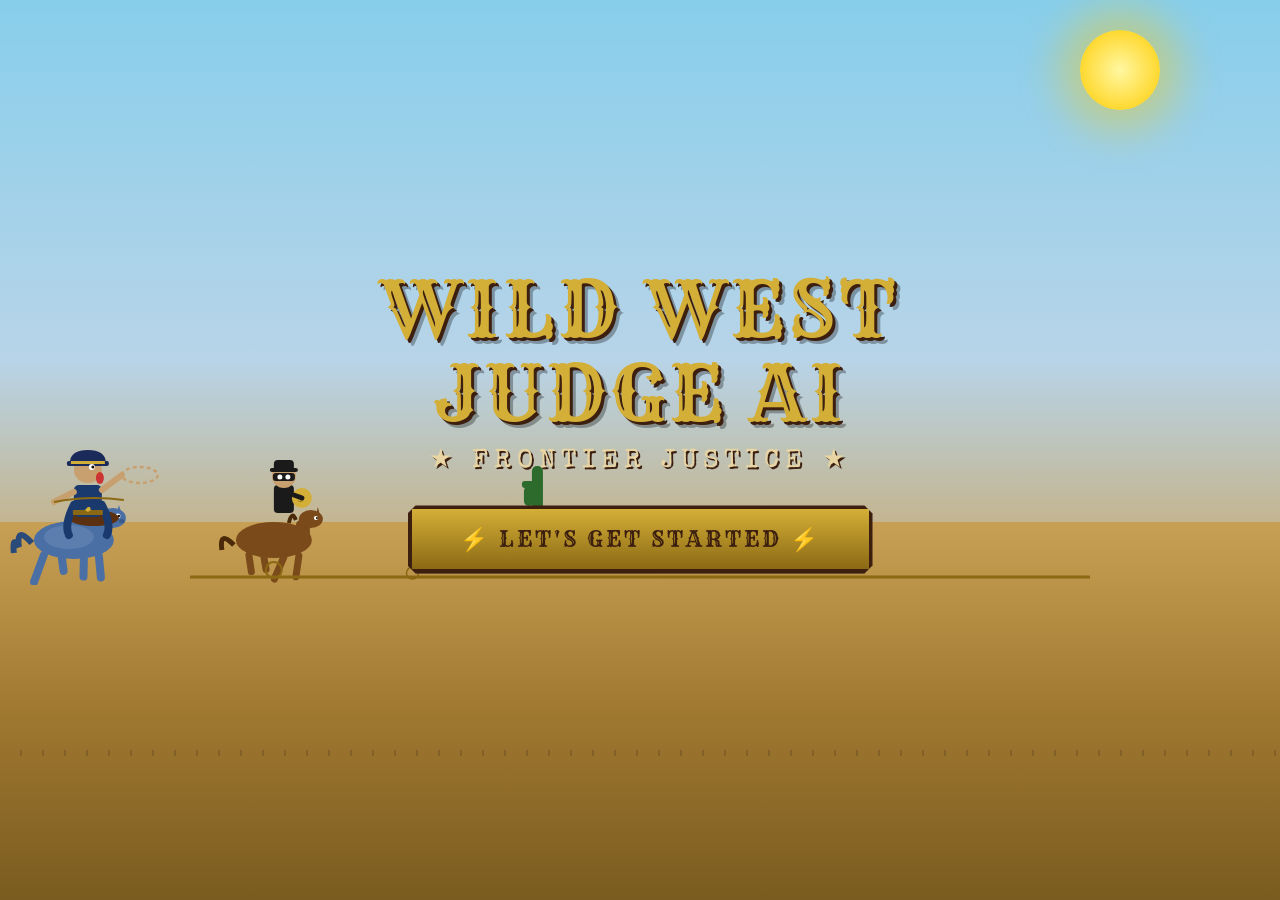
<file: reality-engine/frontend/index.html>
<!DOCTYPE html>
<html lang="en">
<head>
<meta charset="UTF-8">
<meta name="viewport" content="width=device-width, initial-scale=1.0">
<title>Blue Hen Sheriff</title>
<style>
  @import url('https://fonts.googleapis.com/css2?family=Rye&family=Playfair+Display:wght@400;700;900&family=Special+Elite&family=Courier+Prime:wght@400;700&display=swap');

  :root {
    --dust: #c8a96e;
    --sand: #e8d5a3;
    --brown: #6b3a2a;
    --dark-brown: #3d1f10;
    --sky: #7db8d4;
    --green-screen: #00ff41;
    --paper: #f4e4c1;
    --ink: #1a0a00;
    --gold: #d4af37;
    --red: #8b1a1a;
  }

  * { margin: 0; padding: 0; box-sizing: border-box; }
  html { scroll-behavior: smooth; }

  body {
    font-family: 'Special Elite', cursive;
    overflow-x: hidden;
    background: var(--dark-brown);
  }

  /* ===== PAGE SYSTEM ===== */
  .page {
    display: none;
    min-height: 100vh;
    position: relative;
  }
  .page.active { display: flex; flex-direction: column; }

  /* ===== PAGE 1: CHASE SCENE ===== */
  #page1 {
    background: linear-gradient(180deg, #87CEEB 0%, #b8d4e8 40%, #c8a96e 65%, #8b6914 100%);
    overflow: hidden;
    align-items: center;
    justify-content: center;
    flex-direction: column;
  }

  .sky-layer {
    position: absolute; top: 0; left: 0; right: 0; height: 60%;
  }

  /* Sun */
  .sun {
    position: absolute;
    top: 30px; right: 120px;
    width: 80px; height: 80px;
    background: radial-gradient(circle, #fff7a1, #ffcc00);
    border-radius: 50%;
    box-shadow: 0 0 40px 20px rgba(255,200,0,0.4);
    animation: sunPulse 3s ease-in-out infinite;
  }
  @keyframes sunPulse { 0%,100%{box-shadow:0 0 40px 20px rgba(255,200,0,0.4)} 50%{box-shadow:0 0 60px 30px rgba(255,200,0,0.6)} }

  /* Clouds */
  .cloud {
    position: absolute;
    background: rgba(255,255,255,0.85);
    border-radius: 50px;
    animation: cloudDrift linear infinite;
  }
  .cloud::before, .cloud::after {
    content: '';
    position: absolute;
    background: inherit;
    border-radius: 50%;
  }
  .cloud1 { width:120px; height:40px; top:60px; left:-150px; animation-duration:25s; animation-delay:-5s; }
  .cloud1::before { width:70px; height:60px; top:-25px; left:15px; }
  .cloud1::after { width:50px; height:50px; top:-20px; left:55px; }
  .cloud2 { width:160px; height:50px; top:100px; left:-200px; animation-duration:35s; animation-delay:-15s; }
  .cloud2::before { width:90px; height:70px; top:-30px; left:20px; }
  .cloud2::after { width:60px; height:60px; top:-25px; left:80px; }
  @keyframes cloudDrift { from{transform:translateX(-200px)} to{transform:translateX(110vw)} }

  /* Ground */
  .ground {
    position: absolute;
    bottom: 0; left: 0; right: 0; height: 42%;
  }
  .ground-layer {
    position: absolute; bottom: 0; left: 0; right: 0;
    height: 100%;
    background: linear-gradient(180deg, #c8a055 0%, #a07830 50%, #7a5c20 100%);
  }
  .ground-track {
    position: absolute;
    bottom: 38%; left: 0; right: 0; height: 6px;
    background: repeating-linear-gradient(90deg, transparent, transparent 20px, rgba(0,0,0,0.15) 20px, rgba(0,0,0,0.15) 22px);
  }

  /* Cactus */
  .cactus {
    position: absolute; bottom: 40%;
    animation: cactusScroll linear infinite;
  }
  .cactus svg { display: block; }
  .cactus1 { animation-duration: 12s; animation-delay: 0s; left: -100px; }
  .cactus2 { animation-duration: 18s; animation-delay: -8s; left: -100px; }
  .cactus3 { animation-duration: 22s; animation-delay: -3s; left: -100px; }
  @keyframes cactusScroll { from{transform:translateX(0)} to{transform:translateX(110vw)} }

  /* Dust clouds */
  .dust-puff {
    position: absolute;
    border-radius: 50%;
    background: rgba(180,140,60,0.5);
    animation: dustPuff 1s ease-out infinite;
  }

  /* Title */
  .title-area {
    position: relative;
    z-index: 20;
    text-align: center;
    margin-bottom: 20px;
    margin-top: -60px;
  }
  .main-title {
    font-family: 'Rye', cursive;
    font-size: clamp(2.5rem, 6vw, 5rem);
    color: var(--gold);
    text-shadow: 3px 3px 0 var(--dark-brown), 6px 6px 0 rgba(0,0,0,0.3);
    letter-spacing: 4px;
    animation: titleDrop 1s ease-out;
    line-height: 1.1;
  }
  .sub-title {
    font-family: 'Special Elite', cursive;
    font-size: clamp(1rem, 2.5vw, 1.6rem);
    color: var(--sand);
    text-shadow: 2px 2px 0 var(--dark-brown);
    margin-top: 8px;
    letter-spacing: 6px;
  }
  @keyframes titleDrop { from{transform:translateY(-80px);opacity:0} to{transform:translateY(0);opacity:1} }

  /* Chase animation canvas area */
  .chase-stage {
    position: absolute;
    bottom: 35%;
    left: 0; right: 0;
    height: 180px;
    z-index: 10;
  }

  /* Characters */
  .character {
    position: absolute;
    bottom: 10px;
    animation: gallop 0.35s steps(1) infinite;
  }

  /* Thief - simple pixel art style */
  .thief-char {
    right: 35%;
    animation: thiefRun 0.3s steps(1) infinite, thiefChased 0s linear;
  }

  .start-btn {
    position: relative;
    z-index: 20;
    background: linear-gradient(180deg, #d4af37, #8b6914);
    border: 4px solid var(--dark-brown);
    color: var(--dark-brown);
    font-family: 'Rye', cursive;
    font-size: 1.4rem;
    padding: 16px 48px;
    cursor: pointer;
    letter-spacing: 3px;
    text-transform: uppercase;
    margin-top: 10px;
    box-shadow: 4px 4px 0 var(--dark-brown), 8px 8px 0 rgba(0,0,0,0.3);
    transition: all 0.1s;
    clip-path: polygon(8px 0, calc(100% - 8px) 0, 100% 8px, 100% calc(100% - 8px), calc(100% - 8px) 100%, 8px 100%, 0 calc(100% - 8px), 0 8px);
  }
  .start-btn:hover { transform: translate(-2px,-2px); box-shadow: 6px 6px 0 var(--dark-brown), 10px 10px 0 rgba(0,0,0,0.3); }
  .start-btn:active { transform: translate(4px,4px); box-shadow: none; }

  /* ===== SVG CHARACTERS ===== */
  #chase-canvas {
    position: absolute;
    bottom: 0; left: 0; right: 0;
    width: 100%; height: 200px;
  }

  /* Horse+rider gallop */
  @keyframes horseGallop {
    0%   { transform: translateY(0px) scaleY(1); }
    25%  { transform: translateY(-8px) scaleY(0.97); }
    50%  { transform: translateY(-3px) scaleY(1); }
    75%  { transform: translateY(-10px) scaleY(0.95); }
    100% { transform: translateY(0px) scaleY(1); }
  }
  @keyframes thiefGallop {
    0%   { transform: translateY(0px); }
    30%  { transform: translateY(-6px); }
    60%  { transform: translateY(-2px); }
    100% { transform: translateY(0px); }
  }
  @keyframes lassoSpin {
    from { transform-origin: 5px 5px; transform: rotate(0deg); }
    to   { transform-origin: 5px 5px; transform: rotate(360deg); }
  }

  .horse-group { animation: horseGallop 0.5s ease-in-out infinite; }
  .thief-group { animation: thiefGallop 0.4s ease-in-out infinite; }
  .lasso-rope { animation: lassoSpin 0.8s linear infinite; transform-box: fill-box; }

  /* Chase forward motion */
  #cowboy-unit {
    animation: cowboyChase 0s linear;
  }
  #thief-unit {
    animation: thiefRun 0s linear;
  }

  /* ===== PAGE 2: HACKING ROOM ===== */
  #page2 {
    background: #1a0f05;
    flex-direction: column;
    align-items: center;
    justify-content: flex-start;
    padding: 20px;
    overflow: hidden;
  }

  .page2-header {
    font-family: 'Rye', cursive;
    color: var(--green-screen);
    font-size: clamp(1.2rem, 3vw, 2rem);
    text-shadow: 0 0 20px var(--green-screen);
    letter-spacing: 4px;
    margin-bottom: 15px;
    text-align: center;
  }

  .room-scene {
    width: 100%;
    max-width: 700px;
    position: relative;
    border: 3px solid #2a1a0a;
    border-radius: 4px;
    overflow: hidden;
    flex-shrink: 0;
  }

  .room-svg-container {
    width: 100%;
    aspect-ratio: 16/9;
    max-height: 340px;
  }

  /* Green screen monitor glow */
  @keyframes screenFlicker {
    0%,100%{opacity:1} 92%{opacity:1} 93%{opacity:0.85} 94%{opacity:1} 97%{opacity:0.9} 98%{opacity:1}
  }
  .monitor-screen { animation: screenFlicker 4s infinite; }
  .scan-line {
    animation: scanMove 3s linear infinite;
  }
  @keyframes scanMove { from{transform:translateY(-100%)} to{transform:translateY(800%)} }

  /* Typing text on screen */
  .hacking-text {
    font-family: 'Courier Prime', monospace;
    font-size: 9px;
    fill: var(--green-screen);
    opacity: 0.9;
  }
  @keyframes textBlink { 0%,100%{opacity:1} 50%{opacity:0} }
  .cursor-blink { animation: textBlink 0.8s step-end infinite; }

  /* AI Chat Box */
  .ai-chatbox {
    width: 100%;
    max-width: 700px;
    background: linear-gradient(180deg, #1a0f05, #0d0800);
    border: 2px solid #00ff41;
    border-top: none;
    padding: 20px;
    box-shadow: 0 0 30px rgba(0,255,65,0.15);
  }

  .chat-label {
    font-family: 'Rye', cursive;
    color: var(--green-screen);
    font-size: 0.85rem;
    letter-spacing: 3px;
    margin-bottom: 10px;
    text-shadow: 0 0 10px var(--green-screen);
  }

  .chat-messages {
    min-height: 80px;
    max-height: 160px;
    overflow-y: auto;
    margin-bottom: 12px;
    padding: 8px;
    border: 1px solid rgba(0,255,65,0.2);
    background: rgba(0,0,0,0.5);
    border-radius: 2px;
  }
  .chat-messages::-webkit-scrollbar { width: 4px; }
  .chat-messages::-webkit-scrollbar-thumb { background: #00ff41; border-radius: 2px; }

  .msg { margin-bottom: 8px; font-family: 'Courier Prime', monospace; font-size: 0.85rem; line-height: 1.4; }
  .msg.system { color: #00ff41; }
  .msg.user { color: #aaffaa; }
  .msg.ai { color: #7fff7f; }
  .msg.ai::before { content: '> '; color: #00ff41; }
  .msg.user::before { content: '$ '; color: #aaffaa; }

  .input-row {
    display: flex;
    gap: 10px;
    align-items: stretch;
  }

  .prompt-input {
    flex: 1;
    background: rgba(0,0,0,0.7);
    border: 1px solid #00ff41;
    color: #00ff41;
    font-family: 'Courier Prime', monospace;
    font-size: 0.9rem;
    padding: 10px 14px;
    outline: none;
    border-radius: 2px;
    caret-color: #00ff41;
  }
  .prompt-input::placeholder { color: rgba(0,255,65,0.3); }
  .prompt-input:focus { box-shadow: 0 0 15px rgba(0,255,65,0.3); }

  .submit-btn {
    background: linear-gradient(180deg, #00ff41, #008f24);
    border: none;
    color: #000;
    font-family: 'Rye', cursive;
    font-size: 0.85rem;
    padding: 10px 20px;
    cursor: pointer;
    letter-spacing: 1px;
    transition: all 0.2s;
    border-radius: 2px;
  }
  .submit-btn:hover { filter: brightness(1.2); }
  .submit-btn:disabled { opacity: 0.5; cursor: not-allowed; }

  .thinking-dots::after {
    content: '...';
    animation: dots 1.5s steps(4, end) infinite;
  }
  @keyframes dots {
    0%{content:'.'} 33%{content:'..'} 66%{content:'...'} 100%{content:''}
  }

  /* ===== PAGE 3 & 4: NEWSPAPER VERDICT ===== */
  #page3, #page4 {
    background: var(--paper);
    flex-direction: column;
    align-items: center;
    min-height: 100vh;
    position: relative;
    overflow: hidden;
  }

  /* Newspaper texture overlay */
  #page3::before, #page4::before {
    content: '';
    position: absolute;
    inset: 0;
    background-image:
      repeating-linear-gradient(0deg, transparent, transparent 28px, rgba(0,0,0,0.04) 28px, rgba(0,0,0,0.04) 29px),
      url("data:image/svg+xml,%3Csvg xmlns='http://www.w3.org/2000/svg' width='300' height='300'%3E%3Cfilter id='noise'%3E%3CfeTurbulence type='fractalNoise' baseFrequency='0.65' numOctaves='3' stitchTiles='stitch'/%3E%3C/filter%3E%3Crect width='300' height='300' filter='url(%23noise)' opacity='0.08'/%3E%3C/svg%3E");
    pointer-events: none;
    z-index: 1;
  }

  .newspaper-inner {
    position: relative;
    z-index: 2;
    width: 100%;
    max-width: 800px;
    padding: 20px 30px 40px;
    text-align: center;
  }

  .paper-masthead {
    border-top: 8px double var(--ink);
    border-bottom: 3px double var(--ink);
    padding: 10px 0;
    margin-bottom: 16px;
  }

  .paper-name {
    font-family: 'Playfair Display', serif;
    font-size: clamp(2.2rem, 6vw, 4rem);
    font-weight: 900;
    color: var(--ink);
    letter-spacing: 2px;
    line-height: 1;
  }

  .paper-tagline {
    font-family: 'Special Elite', cursive;
    font-size: 0.75rem;
    color: var(--ink);
    letter-spacing: 4px;
    margin-top: 4px;
    text-transform: uppercase;
  }

  .paper-date {
    display: flex;
    justify-content: space-between;
    font-family: 'Special Elite', cursive;
    font-size: 0.7rem;
    color: var(--ink);
    border-top: 1px solid var(--ink);
    border-bottom: 1px solid var(--ink);
    padding: 4px 0;
    margin-bottom: 16px;
  }

  .headline {
    font-family: 'Playfair Display', serif;
    font-size: clamp(1.8rem, 5vw, 3.2rem);
    font-weight: 900;
    color: var(--ink);
    line-height: 1.1;
    margin-bottom: 8px;
    text-transform: uppercase;
  }

  #page3 .headline { color: var(--red); }
  #page4 .headline { color: #1a4a1a; }

  .subheadline {
    font-family: 'Playfair Display', serif;
    font-size: clamp(1rem, 2.5vw, 1.5rem);
    font-style: italic;
    color: var(--ink);
    margin-bottom: 20px;
  }

  .verdict-divider {
    display: flex;
    align-items: center;
    gap: 12px;
    margin-bottom: 20px;
  }
  .verdict-divider::before, .verdict-divider::after {
    content: ''; flex: 1;
    border-top: 2px solid var(--ink);
  }
  .verdict-stamp {
    font-family: 'Rye', cursive;
    font-size: 2.5rem;
    font-weight: bold;
    padding: 8px 20px;
    border: 4px solid;
    border-radius: 4px;
    transform: rotate(-3deg);
    letter-spacing: 4px;
  }

  #page3 .verdict-stamp { color: var(--red); border-color: var(--red); }
  #page4 .verdict-stamp { color: #1a4a1a; border-color: #1a4a1a; }

  .answer-box {
    background: rgba(255,255,255,0.6);
    border: 2px solid var(--ink);
    border-radius: 2px;
    padding: 20px;
    text-align: left;
    margin-bottom: 24px;
    font-family: 'Special Elite', cursive;
    font-size: 1rem;
    color: var(--ink);
    line-height: 1.8;
    box-shadow: inset 0 0 20px rgba(0,0,0,0.05);
    min-height: 100px;
    position: relative;
  }

  .answer-box::before {
    content: 'THE VERDICT';
    font-family: 'Rye', cursive;
    font-size: 0.65rem;
    letter-spacing: 4px;
    color: rgba(0,0,0,0.4);
    position: absolute;
    top: 8px; left: 12px;
  }

  .answer-text {
    margin-top: 12px;
  }

  /* Stars rating */
  .stars-section {
    margin-bottom: 24px;
  }

  .stars-label {
    font-family: 'Rye', cursive;
    font-size: 0.9rem;
    color: var(--ink);
    letter-spacing: 3px;
    margin-bottom: 10px;
  }

  .stars-container {
    display: flex;
    justify-content: center;
    gap: 8px;
    margin-bottom: 8px;
  }

  .star {
    font-size: 2.5rem;
    cursor: pointer;
    transition: all 0.2s;
    filter: grayscale(1) opacity(0.4);
    line-height: 1;
  }

  .star.active {
    filter: grayscale(0) opacity(1);
    transform: scale(1.1);
  }

  #page3 .star.active { color: #8b1a1a; }
  #page4 .star.active { color: #2d6a2d; }

  .stars-text {
    font-family: 'Special Elite', cursive;
    font-size: 0.85rem;
    color: var(--brown);
    font-style: italic;
    min-height: 20px;
  }

  .back-btn {
    background: linear-gradient(180deg, var(--dust), var(--brown));
    border: 3px solid var(--dark-brown);
    color: var(--sand);
    font-family: 'Rye', cursive;
    font-size: 1rem;
    padding: 12px 32px;
    cursor: pointer;
    letter-spacing: 2px;
    box-shadow: 3px 3px 0 var(--dark-brown);
    transition: all 0.1s;
    margin-top: 8px;
  }
  .back-btn:hover { transform: translate(-1px,-1px); box-shadow: 4px 4px 0 var(--dark-brown); }
  .back-btn:active { transform: translate(3px,3px); box-shadow: none; }

  /* Watermark wanted poster */
  .wanted-watermark {
    position: absolute;
    font-family: 'Rye', cursive;
    font-size: clamp(4rem, 15vw, 10rem);
    letter-spacing: 10px;
    opacity: 0.04;
    transform: rotate(-15deg);
    pointer-events: none;
    z-index: 0;
  }
  #page3 .wanted-watermark { color: var(--red); top: 30%; left: 50%; transform: translateX(-50%) rotate(-15deg); }
  #page4 .wanted-watermark { color: #1a4a1a; top: 30%; left: 50%; transform: translateX(-50%) rotate(-15deg); }

  /* Loading spinner */
  .loader {
    display: none;
    width: 20px; height: 20px;
    border: 2px solid rgba(0,255,65,0.2);
    border-top-color: #00ff41;
    border-radius: 50%;
    animation: spin 0.8s linear infinite;
    margin: 0 auto;
  }
  @keyframes spin { to{transform:rotate(360deg)} }

  /* Typewriter effect */
  .typewriter-text { }

  /* Transitions */
  .page { animation: pageFade 0.5s ease; }
  @keyframes pageFade { from{opacity:0} to{opacity:1} }

  /* Responsive */
  @media (max-width: 600px) {
    .newspaper-inner { padding: 16px 16px 30px; }
    .ai-chatbox { padding: 14px; }
  }

  .stars-rating-area { 
    text-align: center;
  }

  /* Flying bullets decorative */
  .bullet-decoration {
    position: absolute;
    font-size: 1.2rem;
    color: var(--ink);
    opacity: 0.15;
    pointer-events: none;
  }
</style>
</head>
<body>

<!-- ============ PAGE 1: INTRO ============ -->
<div id="page1" class="page active">
  <div class="sun"></div>
  <div class="cloud cloud1"></div>
  <div class="cloud cloud2"></div>

  <div class="ground">
    <div class="ground-layer"></div>
    <div class="ground-track"></div>
  </div>

  <!-- Chase SVG Animation -->
  <div class="chase-stage">
    <svg id="chase-canvas" viewBox="0 0 900 200" xmlns="http://www.w3.org/2000/svg">
      <defs>
        <filter id="dustBlur">
          <feGaussianBlur stdDeviation="3"/>
        </filter>
      </defs>

      <!-- Dust trails -->
      <ellipse class="dust1" cx="520" cy="185" rx="30" ry="10" fill="rgba(180,140,60,0.4)" filter="url(#dustBlur)">
        <animate attributeName="cx" values="520;480;520" dur="0.8s" repeatCount="indefinite"/>
        <animate attributeName="opacity" values="0.4;0;0.4" dur="0.8s" repeatCount="indefinite"/>
      </ellipse>
      <ellipse class="dust2" cx="320" cy="187" rx="25" ry="8" fill="rgba(180,140,60,0.35)" filter="url(#dustBlur)">
        <animate attributeName="cx" values="320;280;320" dur="0.7s" repeatCount="indefinite"/>
        <animate attributeName="opacity" values="0.35;0;0.35" dur="0.7s" repeatCount="indefinite"/>
      </ellipse>

      <!-- THIEF unit (runs ahead) -->
      <g id="thief-unit">
        <animateTransform attributeName="transform" type="translate"
          values="-200,0; 1100,0" dur="6s" repeatCount="indefinite"/>
        <g class="thief-group">
          <!-- Thief horse (brown) -->
          <g transform="translate(0,130)">
            <!-- body -->
            <ellipse cx="60" cy="25" rx="38" ry="18" fill="#7a4a1a"/>
            <!-- neck -->
            <rect x="82" y="5" width="14" height="22" rx="5" fill="#7a4a1a"/>
            <!-- head -->
            <ellipse cx="97" cy="4" rx="12" ry="9" fill="#7a4a1a"/>
            <!-- ear -->
            <polygon points="102,0 106,0 104,-8" fill="#7a4a1a"/>
            <!-- eye -->
            <circle cx="102" cy="3" r="2" fill="#fff"/>
            <circle cx="103" cy="3" r="1" fill="#1a0a00"/>
            <!-- mane -->
            <path d="M82,5 Q78,-5 75,8" stroke="#4a2a08" stroke-width="4" fill="none"/>
            <!-- legs galloping -->
            <line x1="35" y1="40" x2="25" y2="65" stroke="#7a4a1a" stroke-width="7" stroke-linecap="round">
              <animate attributeName="x2" values="25;40;25" dur="0.4s" repeatCount="indefinite"/>
              <animate attributeName="y2" values="65;55;65" dur="0.4s" repeatCount="indefinite"/>
            </line>
            <line x1="50" y1="42" x2="38" y2="66" stroke="#7a4a1a" stroke-width="7" stroke-linecap="round">
              <animate attributeName="x2" values="38;55;38" dur="0.4s" repeatCount="indefinite" keyTimes="0;0.5;1"/>
              <animate attributeName="y2" values="66;52;66" dur="0.4s" repeatCount="indefinite"/>
            </line>
            <line x1="70" y1="42" x2="58" y2="66" stroke="#7a4a1a" stroke-width="7" stroke-linecap="round">
              <animate attributeName="x2" values="58;73;58" dur="0.4s" begin="-0.2s" repeatCount="indefinite"/>
              <animate attributeName="y2" values="66;54;66" dur="0.4s" begin="-0.2s" repeatCount="indefinite"/>
            </line>
            <line x1="85" y1="41" x2="78" y2="65" stroke="#7a4a1a" stroke-width="7" stroke-linecap="round">
              <animate attributeName="x2" values="78;90;78" dur="0.4s" begin="-0.1s" repeatCount="indefinite"/>
              <animate attributeName="y2" values="65;55;65" dur="0.4s" begin="-0.1s" repeatCount="indefinite"/>
            </line>
            <!-- tail -->
            <path d="M20,30 Q5,15 8,35" stroke="#4a2a08" stroke-width="5" fill="none"/>
          </g>
          <!-- Thief rider (black outfit) -->
          <g transform="translate(30,75)">
            <!-- body -->
            <rect x="30" y="25" width="20" height="28" rx="4" fill="#1a1a1a"/>
            <!-- head -->
            <circle cx="40" cy="16" r="12" fill="#c8a070"/>
            <!-- hat (bandit) -->
            <rect x="26" y="8" width="28" height="4" rx="2" fill="#1a1a1a"/>
            <rect x="30" y="0" width="20" height="12" rx="4" fill="#1a1a1a"/>
            <!-- mask -->
            <rect x="29" y="13" width="22" height="8" rx="3" fill="#1a1a1a"/>
            <!-- eyes -->
            <circle cx="36" cy="17" r="2.5" fill="#fff"/>
            <circle cx="44" cy="17" r="2.5" fill="#fff"/>
            <!-- money bag -->
            <circle cx="58" cy="38" r="10" fill="#d4af37"/>
            <text x="54" y="42" font-size="10" fill="#8b6914" font-family="serif">$</text>
            <!-- arms holding bag -->
            <line x1="50" y1="35" x2="58" y2="38" stroke="#1a1a1a" stroke-width="5" stroke-linecap="round"/>
          </g>
        </g>
      </g>

      <!-- COWBOY unit (blue hen cowboy - chasing) -->
      <g id="cowboy-unit">
        <animateTransform attributeName="transform" type="translate"
          values="-400,0; 900,0" dur="6s" repeatCount="indefinite"/>
        <g class="horse-group">
          <!-- Horse (blue-grey) -->
          <g transform="translate(0,130)">
            <!-- body -->
            <ellipse cx="60" cy="25" rx="40" ry="19" fill="#4a6fa5"/>
            <!-- muscle shading -->
            <ellipse cx="55" cy="22" rx="25" ry="12" fill="rgba(255,255,255,0.1)"/>
            <!-- neck -->
            <rect x="83" y="4" width="15" height="24" rx="6" fill="#4a6fa5"/>
            <!-- head -->
            <ellipse cx="99" cy="3" rx="13" ry="10" fill="#4a6fa5"/>
            <!-- nostril -->
            <ellipse cx="108" cy="6" rx="3" ry="2" fill="#3a5a8a"/>
            <!-- ear -->
            <polygon points="103,-1 108,-1 105,-10" fill="#4a6fa5"/>
            <!-- eye -->
            <circle cx="104" cy="1" r="2.5" fill="#fff"/>
            <circle cx="105" cy="1" r="1.2" fill="#1a0a00"/>
            <!-- mane (flowing) -->
            <path d="M83,4 Q79,-8 74,5 Q70,-4 66,6" stroke="#2a4a7a" stroke-width="5" fill="none"/>
            <!-- legs with gallop animation -->
            <line x1="30" y1="40" x2="18" y2="68" stroke="#4a6fa5" stroke-width="8" stroke-linecap="round">
              <animate attributeName="x2" values="18;35;18" dur="0.5s" repeatCount="indefinite"/>
              <animate attributeName="y2" values="68;58;68" dur="0.5s" repeatCount="indefinite"/>
            </line>
            <line x1="48" y1="43" x2="35" y2="68" stroke="#4a6fa5" stroke-width="8" stroke-linecap="round">
              <animate attributeName="x2" values="35;52;35" dur="0.5s" begin="-0.25s" repeatCount="indefinite"/>
              <animate attributeName="y2" values="68;54;68" dur="0.5s" begin="-0.25s" repeatCount="indefinite"/>
            </line>
            <line x1="70" y1="43" x2="60" y2="68" stroke="#4a6fa5" stroke-width="8" stroke-linecap="round">
              <animate attributeName="x2" values="60;78;60" dur="0.5s" begin="-0.1s" repeatCount="indefinite"/>
              <animate attributeName="y2" values="68;56;68" dur="0.5s" begin="-0.1s" repeatCount="indefinite"/>
            </line>
            <line x1="85" y1="41" x2="80" y2="68" stroke="#4a6fa5" stroke-width="8" stroke-linecap="round">
              <animate attributeName="x2" values="80;95;80" dur="0.5s" begin="-0.35s" repeatCount="indefinite"/>
              <animate attributeName="y2" values="68;56;68" dur="0.5s" begin="-0.35s" repeatCount="indefinite"/>
            </line>
            <!-- tail -->
            <path d="M18,28 Q2,10 5,32 Q-2,20 0,38" stroke="#2a4a7a" stroke-width="6" fill="none"/>
            <!-- hooves -->
          </g>

          <!-- Blue Hen Cowboy rider -->
          <g transform="translate(25,55)">
            <!-- saddle -->
            <ellipse cx="55" cy="78" rx="25" ry="8" fill="#5a3010"/>
            <!-- body / duster coat (blue) -->
            <rect x="35" y="45" width="28" height="32" rx="5" fill="#1a3a6e"/>
            <!-- coat tails -->
            <path d="M35,65 Q25,85 30,95" stroke="#1a3a6e" stroke-width="8" fill="none" stroke-linecap="round"/>
            <path d="M63,65 Q73,85 68,95" stroke="#1a3a6e" stroke-width="8" fill="none" stroke-linecap="round"/>
            <!-- belt + badge -->
            <rect x="34" y="70" width="30" height="5" rx="1" fill="#8b6914"/>
            <polygon points="49,67 51,67 52,70 49,72 46,70" fill="#d4af37"/>
            <!-- head (hen - slightly beaked) -->
            <ellipse cx="49" cy="30" rx="14" ry="13" fill="#c8a070"/>
            <!-- cowboy hat (blue/dark) -->
            <path d="M31,22 Q32,10 49,10 Q66,10 67,22 Z" fill="#1a2a5a"/>
            <rect x="28" y="21" width="42" height="5" rx="2" fill="#1a2a5a"/>
            <!-- hat band (gold) -->
            <rect x="32" y="21" width="34" height="3" fill="#d4af37"/>
            <!-- beak (hen!) -->
            <polygon points="58,32 64,34 58,36" fill="#d4af37"/>
            <!-- eye -->
            <circle cx="53" cy="27" r="3" fill="#fff"/>
            <circle cx="54" cy="27" r="1.5" fill="#1a0a00"/>
            <!-- wattle (hen feature) -->
            <ellipse cx="61" cy="38" rx="4" ry="6" fill="#cc3333"/>
            <!-- arm throwing lasso -->
            <g transform="translate(63,50)">
              <line x1="0" y1="0" x2="20" y2="-15" stroke="#c8a070" stroke-width="6" stroke-linecap="round"/>
              <!-- lasso rope spinning -->
              <g class="lasso-rope" transform="translate(20,-15)">
                <ellipse cx="18" cy="0" rx="18" ry="8" fill="none" stroke="#c8a070" stroke-width="2.5" stroke-dasharray="4,3"/>
              </g>
            </g>
            <!-- other arm (reins) -->
            <line x1="35" y1="52" x2="15" y2="62" stroke="#c8a070" stroke-width="6" stroke-linecap="round"/>
            <path d="M15,62 Q50,55 85,60" stroke="#8b6914" stroke-width="2" fill="none"/>
          </g>
        </g>
      </g>

      <!-- Ground line -->
      <line x1="0" y1="192" x2="900" y2="192" stroke="#8b6914" stroke-width="3"/>
      <!-- Tumbleweeds -->
      <circle cx="200" cy="185" r="8" fill="none" stroke="#8b6914" stroke-width="2">
        <animateTransform attributeName="transform" type="translate" values="0,0;-900,0" dur="8s" repeatCount="indefinite"/>
        <animateTransform attributeName="transform" type="rotate" values="0,200,185;360,200,185" dur="1s" repeatCount="indefinite" additive="sum"/>
      </circle>
      <circle cx="600" cy="188" r="6" fill="none" stroke="#8b6914" stroke-width="1.5">
        <animateTransform attributeName="transform" type="translate" values="0,0;-900,0" dur="12s" begin="-4s" repeatCount="indefinite"/>
        <animateTransform attributeName="transform" type="rotate" values="0,600,188;360,600,188" dur="1.2s" repeatCount="indefinite" additive="sum"/>
      </circle>
    </svg>
  </div>

  <!-- Cacti SVGs -->
  <svg class="cactus cactus1" style="bottom:41%; left:-80px" width="50" height="100" viewBox="0 0 50 100">
    <rect x="20" y="20" width="10" height="80" rx="5" fill="#3a7a3a"/>
    <rect x="10" y="40" width="10" height="30" rx="5" fill="#3a7a3a"/>
    <rect x="8" y="35" width="14" height="8" rx="4" fill="#3a7a3a"/>
    <rect x="30" y="50" width="10" height="25" rx="5" fill="#3a7a3a"/>
    <rect x="28" y="45" width="14" height="8" rx="4" fill="#3a7a3a"/>
    <animateTransform attributeName="transform" type="translate" values="-80,0;1100,0" dur="14s" repeatCount="indefinite"/>
  </svg>
  <svg class="cactus cactus2" style="bottom:41%; left:-60px" width="35" height="80" viewBox="0 0 35 80">
    <rect x="12" y="15" width="11" height="65" rx="5" fill="#2d6b2d"/>
    <rect x="4" y="35" width="10" height="20" rx="5" fill="#2d6b2d"/>
    <rect x="2" y="30" width="14" height="7" rx="3" fill="#2d6b2d"/>
    <animateTransform attributeName="transform" type="translate" values="-60,0;1100,0" dur="20s" begin="-10s" repeatCount="indefinite"/>
  </svg>

  <div class="title-area">
    <div class="main-title">WILD WEST<br>JUDGE AI</div>
    <div class="sub-title">★ FRONTIER JUSTICE ★</div>
  </div>

  <button class="start-btn" onclick="goToPage(2)">⚡ LET'S GET STARTED ⚡</button>
</div>


<!-- ============ PAGE 2: HACKING ROOM ============ -->
<div id="page2" class="page">
  <div class="page2-header">★ FRONTIER INTELLIGENCE SYSTEM ★</div>

  <div class="room-scene">
    <svg class="room-svg-container" viewBox="0 0 700 394" xmlns="http://www.w3.org/2000/svg">
      <!-- Room walls -->
      <rect width="700" height="394" fill="#1a0d05"/>
      <!-- Back wall -->
      <rect x="80" y="40" width="540" height="280" fill="#2d1a08"/>
      <!-- Floor boards -->
      <rect x="0" y="310" width="700" height="84" fill="#3d2008"/>
      <line x1="0" y1="330" x2="700" y2="330" stroke="#2a1404" stroke-width="2"/>
      <line x1="0" y1="355" x2="700" y2="355" stroke="#2a1404" stroke-width="2"/>
      <line x1="0" y1="380" x2="700" y2="380" stroke="#2a1404" stroke-width="2"/>
      <!-- Floor plank lines -->
      <line x1="100" y1="310" x2="100" y2="394" stroke="#2a1404" stroke-width="1"/>
      <line x1="200" y1="310" x2="200" y2="394" stroke="#2a1404" stroke-width="1"/>
      <line x1="300" y1="310" x2="300" y2="394" stroke="#2a1404" stroke-width="1"/>
      <line x1="400" y1="310" x2="400" y2="394" stroke="#2a1404" stroke-width="1"/>
      <line x1="500" y1="310" x2="500" y2="394" stroke="#2a1404" stroke-width="1"/>
      <line x1="600" y1="310" x2="600" y2="394" stroke="#2a1404" stroke-width="1"/>
      <!-- Wall boards -->
      <line x1="150" y1="40" x2="150" y2="320" stroke="#221205" stroke-width="1"/>
      <line x1="250" y1="40" x2="250" y2="320" stroke="#221205" stroke-width="1"/>
      <line x1="350" y1="40" x2="350" y2="320" stroke="#221205" stroke-width="1"/>
      <line x1="450" y1="40" x2="450" y2="320" stroke="#221205" stroke-width="1"/>
      <line x1="550" y1="40" x2="550" y2="320" stroke="#221205" stroke-width="1"/>
      <!-- Wanted poster on wall -->
      <rect x="100" y="70" width="80" height="110" fill="#e8d5a3" stroke="#8b6914" stroke-width="2"/>
      <text x="140" y="95" text-anchor="middle" font-family="serif" font-size="9" fill="#1a0a00" font-weight="bold">WANTED</text>
      <rect x="110" y="100" width="60" height="45" fill="#c8a070" rx="2"/>
      <circle cx="140" cy="118" r="12" fill="#c8a070"/>
      <rect x="124" y="118" width="32" height="25" rx="3" fill="#c8a070"/>
      <rect x="112" y="100" width="56" height="4" fill="#8b6914" opacity="0.5"/>
      <text x="140" y="162" text-anchor="middle" font-family="serif" font-size="7" fill="#8b1a1a">DEAD OR ALIVE</text>
      <text x="140" y="172" text-anchor="middle" font-family="serif" font-size="6" fill="#1a0a00">$500 REWARD</text>
      <!-- Oil lantern left -->
      <rect x="520" y="70" width="24" height="40" rx="5" fill="#d4af37" opacity="0.9"/>
      <ellipse cx="532" cy="70" rx="12" ry="4" fill="#d4af37"/>
      <ellipse cx="532" cy="110" rx="10" ry="3" fill="#8b6914"/>
      <ellipse cx="532" cy="75" rx="6" ry="8" fill="rgba(255,200,50,0.8)">
        <animate attributeName="ry" values="8;9;7;8" dur="1.5s" repeatCount="indefinite"/>
        <animate attributeName="fill" values="rgba(255,200,50,0.8);rgba(255,160,30,0.8);rgba(255,220,60,0.8)" dur="0.8s" repeatCount="indefinite"/>
      </ellipse>
      <!-- Lantern glow -->
      <radialGradient id="lanternGlow" cx="50%" cy="50%" r="50%">
        <stop offset="0%" stop-color="rgba(255,180,30,0.3)"/>
        <stop offset="100%" stop-color="rgba(255,180,30,0)"/>
      </radialGradient>
      <ellipse cx="532" cy="85" rx="60" ry="60" fill="url(#lanternGlow)">
        <animate attributeName="rx" values="60;70;55;60" dur="2s" repeatCount="indefinite"/>
        <animate attributeName="ry" values="60;65;55;60" dur="2s" repeatCount="indefinite"/>
      </ellipse>

      <!-- DESK -->
      <rect x="150" y="270" width="380" height="18" rx="4" fill="#5a2e10"/>
      <rect x="165" y="285" width="14" height="30" rx="3" fill="#4a2408"/>
      <rect x="500" y="285" width="14" height="30" rx="3" fill="#4a2408"/>
      <rect x="240" y="285" width="14" height="28" rx="3" fill="#4a2408"/>
      <rect x="425" y="285" width="14" height="28" rx="3" fill="#4a2408"/>
      <!-- Desk surface detail -->
      <rect x="150" y="260" width="380" height="12" rx="2" fill="#6a3a18"/>

      <!-- MONITOR - CRT style -->
      <!-- Stand -->
      <rect x="315" y="240" width="50" height="22" rx="3" fill="#2a1a0a"/>
      <rect x="305" y="258" width="70" height="8" rx="3" fill="#1a0d05"/>
      <!-- Monitor body -->
      <rect x="230" y="100" width="220" height="155" rx="8" fill="#1a0d05"/>
      <rect x="234" y="104" width="212" height="147" rx="6" fill="#0d0800"/>
      <!-- Screen bezel glow -->
      <rect x="240" y="110" width="200" height="135" rx="4" fill="#001a00">
        <animate attributeName="opacity" values="0.8;1;0.9;1;0.85" dur="5s" repeatCount="indefinite"/>
      </rect>

      <!-- Green screen content -->
      <g class="monitor-screen">
        <!-- Screen bg -->
        <rect x="242" y="112" width="196" height="131" rx="2" fill="#000d00"/>
        <!-- Scan line sweep -->
        <rect x="242" y="112" width="196" height="4" fill="rgba(0,255,65,0.08)" class="scan-line">
          <animate attributeName="y" values="112;243;112" dur="2.5s" repeatCount="indefinite"/>
        </rect>
        <!-- CRT curvature vignette -->
        <radialGradient id="crtVig" cx="50%" cy="50%" r="70%">
          <stop offset="0%" stop-color="transparent"/>
          <stop offset="100%" stop-color="rgba(0,0,0,0.5)"/>
        </radialGradient>
        <rect x="242" y="112" width="196" height="131" fill="url(#crtVig)" rx="2"/>

        <!-- Hacking text lines -->
        <text class="hacking-text" x="248" y="128">FRONTIER_AI v1.0 ████████████████</text>
        <text class="hacking-text" x="248" y="141">CONNECTING TO DATABASE...</text>
        <text class="hacking-text" x="248" y="154">> CASE FILE LOADED</text>
        <text class="hacking-text" x="248" y="167">ANALYZING EVIDENCE... ████ 87%</text>
        <text class="hacking-text" x="248" y="180">ROOT ACCESS: GRANTED</text>
        <text class="hacking-text" x="248" y="193">DECRYPTING WITNESS TESTIMONY</text>
        <text class="hacking-text" x="248" y="206">CROSS_REF: ALIBI_DB ✓</text>
        <text class="hacking-text" x="248" y="219">VERDICT_ENGINE: ARMED</text>
        <text class="hacking-text" x="248" y="232">ENTER CASE FOR ANALYSIS_<tspan class="cursor-blink">█</tspan></text>
        <!-- Scanline overlay -->
        <rect x="242" y="112" width="196" height="131" fill="none" stroke="rgba(0,255,65,0.15)" stroke-width="0.5" rx="2"/>
      </g>

      <!-- Monitor brand text -->
      <text x="340" y="250" text-anchor="middle" font-family="Special Elite" font-size="8" fill="#3a2010">FRONTIER-TEC</text>

      <!-- Keyboard (wild west telegraph-ish) -->
      <rect x="255" y="278" width="170" height="12" rx="3" fill="#1a0d05"/>
      <rect x="260" y="280" width="160" height="7" rx="2" fill="#0d0800"/>
      <!-- Keys -->
      <g fill="#2a1a0a">
        <rect x="263" y="281" width="6" height="5" rx="1"/>
        <rect x="272" y="281" width="6" height="5" rx="1"/>
        <rect x="281" y="281" width="6" height="5" rx="1"/>
        <rect x="290" y="281" width="6" height="5" rx="1"/>
        <rect x="299" y="281" width="6" height="5" rx="1"/>
        <rect x="308" y="281" width="6" height="5" rx="1"/>
        <rect x="317" y="281" width="6" height="5" rx="1"/>
        <rect x="326" y="281" width="6" height="5" rx="1"/>
        <rect x="335" y="281" width="6" height="5" rx="1"/>
        <rect x="344" y="281" width="6" height="5" rx="1"/>
        <rect x="353" y="281" width="6" height="5" rx="1"/>
        <rect x="362" y="281" width="6" height="5" rx="1"/>
        <rect x="371" y="281" width="6" height="5" rx="1"/>
        <rect x="380" y="281" width="6" height="5" rx="1"/>
        <rect x="389" y="281" width="6" height="5" rx="1"/>
        <rect x="398" y="281" width="6" height="5" rx="1"/>
        <rect x="407" y="281" width="24" height="5" rx="1"/><!-- space -->
      </g>

      <!-- Cowboy figure sitting at desk (silhouette) -->
      <!-- Hat -->
      <ellipse cx="185" cy="218" rx="22" ry="4" fill="#1a0a00"/>
      <rect x="167" y="192" width="36" height="28" rx="6" fill="#1a0a00"/>
      <!-- Head -->
      <ellipse cx="185" cy="198" rx="13" ry="12" fill="#c8a070"/>
      <!-- Eye glow (green from screen) -->
      <ellipse cx="189" cy="197" rx="3" ry="2" fill="rgba(0,255,65,0.4)"/>
      <!-- Body -->
      <rect x="168" y="218" width="34" height="50" rx="5" fill="#2a1a0a"/>
      <!-- Arm reaching to keyboard -->
      <line x1="202" y1="235" x2="255" y2="272" stroke="#2a1a0a" stroke-width="10" stroke-linecap="round"/>
    </svg>
  </div>

  <!-- AI Chatbox -->
  <div class="ai-chatbox">
    <div class="chat-label">⚡ FRONTIER INTELLIGENCE — ENTER YOUR CASE ⚡</div>
    <div class="chat-messages" id="chatMessages">
      <div class="msg system">FRONTIER_AI ONLINE. STATE YOUR CASE, PARTNER.</div>
      <div class="msg system">Describe the situation and I'll render a verdict...</div>
    </div>
    <div class="input-row">
      <input
        type="text"
        class="prompt-input"
        id="promptInput"
        placeholder="Describe the case... (e.g. 'Was Jesse James guilty?')"
        onkeydown="if(event.key==='Enter') submitPrompt()"
      />
      <button class="submit-btn" id="submitBtn" onclick="submitPrompt()">JUDGE IT</button>
    </div>
  </div>
</div>


<!-- ============ PAGE 3: GUILTY ============ -->
<div id="page3" class="page">
  <div class="wanted-watermark">GUILTY</div>
  <div class="newspaper-inner">
    <div class="paper-masthead">
      <div class="paper-name">The Frontier Gazette</div>
      <div class="paper-tagline">✦ Truth, Justice & The Western Way ✦</div>
    </div>
    <div class="paper-date">
      <span>SPECIAL EDITION</span>
      <span>FRONTIER TERRITORY, ANNO DOMINI</span>
      <span>ONE CENT</span>
    </div>

    <div class="headline">GUILTY AS CHARGED!</div>
    <div class="subheadline">The Law Has Spoken — Justice Rides at Dawn</div>

    <div class="verdict-divider">
      <div class="verdict-stamp">GUILTY</div>
    </div>

    <div class="answer-box">
      <div class="answer-text" id="guiltyAnswer">Loading verdict...</div>
    </div>

    <div class="stars-section stars-rating-area">
      <div class="stars-label">⚖ RATE THE GUILT ⚖</div>
      <div class="stars-container" id="guiltyStars">
        <span class="star" onclick="rateStars('guilty', 1)" data-val="1">🔫</span>
        <span class="star" onclick="rateStars('guilty', 2)" data-val="2">🔫</span>
        <span class="star" onclick="rateStars('guilty', 3)" data-val="3">🔫</span>
        <span class="star" onclick="rateStars('guilty', 4)" data-val="4">🔫</span>
        <span class="star" onclick="rateStars('guilty', 5)" data-val="5">🔫</span>
      </div>
      <div class="stars-text" id="guiltyStarsText">Click the revolvers to rate the guilt level</div>
    </div>

    <button class="back-btn" onclick="goToPage(2)">⬅ NEW CASE</button>
  </div>
</div>


<!-- ============ PAGE 4: INNOCENT ============ -->
<div id="page4" class="page">
  <div class="wanted-watermark">INNOCENT</div>
  <div class="newspaper-inner">
    <div class="paper-masthead">
      <div class="paper-name">The Frontier Gazette</div>
      <div class="paper-tagline">✦ Truth, Justice & The Western Way ✦</div>
    </div>
    <div class="paper-date">
      <span>SPECIAL EDITION</span>
      <span>FRONTIER TERRITORY, ANNO DOMINI</span>
      <span>ONE CENT</span>
    </div>

    <div class="headline">INNOCENT! SET FREE!</div>
    <div class="subheadline">The Sheriff Rides On — No Crime Was Found</div>

    <div class="verdict-divider">
      <div class="verdict-stamp">INNOCENT</div>
    </div>

    <div class="answer-box">
      <div class="answer-text" id="innocentAnswer">Loading verdict...</div>
    </div>

    <div class="stars-section stars-rating-area">
      <div class="stars-label">✦ RATE THE INNOCENCE ✦</div>
      <div class="stars-container" id="innocentStars">
        <span class="star" onclick="rateStars('innocent', 1)" data-val="1">⭐</span>
        <span class="star" onclick="rateStars('innocent', 2)" data-val="2">⭐</span>
        <span class="star" onclick="rateStars('innocent', 3)" data-val="3">⭐</span>
        <span class="star" onclick="rateStars('innocent', 4)" data-val="4">⭐</span>
        <span class="star" onclick="rateStars('innocent', 5)" data-val="5">⭐</span>
      </div>
      <div class="stars-text" id="innocentStarsText">Click the stars to rate the innocence level</div>
    </div>

    <button class="back-btn" onclick="goToPage(2)">⬅ NEW CASE</button>
  </div>
</div>


<script>
  // ===== PAGE NAVIGATION =====
  function goToPage(num) {
    document.querySelectorAll('.page').forEach(p => p.classList.remove('active'));
    document.getElementById('page' + num).classList.add('active');
    window.scrollTo(0, 0);
    if (num === 2) {
      document.getElementById('promptInput').value = '';
      resetChat();
    }
  }

  function resetChat() {
    const msgs = document.getElementById('chatMessages');
    msgs.innerHTML = `
      <div class="msg system">FRONTIER_AI ONLINE. STATE YOUR CASE, PARTNER.</div>
      <div class="msg system">Describe the situation and I'll render a verdict...</div>
    `;
  }

  // ===== STAR RATING =====
  const starLabels = {
    guilty: ['Suspicious...', 'Probably Guilty', 'Clearly Guilty', 'Absolutely Guilty', 'HANG \'EM HIGH!'],
    innocent: ['Slightly Innocent', 'Mostly Clean', 'Pure as Gold', 'Salt of the Earth', 'Pure as Prairie Wind!']
  };

  function rateStars(type, val) {
    const container = document.getElementById(type + 'Stars');
    const textEl = document.getElementById(type + 'StarsText');
    const stars = container.querySelectorAll('.star');
    stars.forEach((s, i) => {
      s.classList.toggle('active', i < val);
    });
    textEl.textContent = starLabels[type][val - 1];
  }

  // ===== AI INTERACTION =====
  let isProcessing = false;

  async function submitPrompt() {
    if (isProcessing) return;
    const input = document.getElementById('promptInput');
    const btn = document.getElementById('submitBtn');
    const prompt = input.value.trim();
    if (!prompt) return;

    isProcessing = true;
    btn.disabled = true;
    btn.textContent = 'ANALYZING...';

    addMessage('user', prompt);
    input.value = '';

    const thinkingId = addMessage('ai', '<span class="thinking-dots">PROCESSING CASE</span>', true);

    try {
      const response = await fetch("https://api.anthropic.com/v1/messages", {
        method: "POST",
        headers: { "Content-Type": "application/json" },
        body: JSON.stringify({
          model: "claude-sonnet-4-20250514",
          max_tokens: 1000,
          system: `You are the FRONTIER_AI, a wild west themed AI judge. Your job is to analyze cases and render verdicts. 
          
          IMPORTANT: Your response MUST be valid JSON in this exact format:
          {
            "verdict": "GUILTY" or "INNOCENT",
            "reasoning": "A 2-3 sentence explanation in wild west style (use words like partner, reckon, yonder, mighty, etc.)",
            "confidence": 1-5
          }
          
          Be creative and entertaining with your wild west language. Make a clear GUILTY or INNOCENT ruling.
          Respond ONLY with the JSON object, no other text.`,
          messages: [{ role: "user", content: `Case to judge: ${prompt}` }]
        })
      });

      const data = await response.json();
      const rawText = data.content.map(i => i.text || '').join('');

      let parsed;
      try {
        const clean = rawText.replace(/```json|```/g, '').trim();
        parsed = JSON.parse(clean);
      } catch(e) {
        // Try to extract verdict from text
        const isGuilty = rawText.toLowerCase().includes('guilty') && !rawText.toLowerCase().includes('not guilty') && !rawText.toLowerCase().includes('innocent');
        parsed = {
          verdict: isGuilty ? 'GUILTY' : 'INNOCENT',
          reasoning: rawText.slice(0, 300),
          confidence: 3
        };
      }

      // Remove thinking message
      document.getElementById(thinkingId)?.remove();

      const verdictText = `VERDICT: ${parsed.verdict}`;
      addMessage('ai', verdictText);
      addMessage('system', parsed.reasoning || 'The law has spoken!');

      // Navigate to verdict page after a delay
      setTimeout(() => {
        showVerdict(parsed.verdict, parsed.reasoning || rawText.slice(0, 500), parsed.confidence || 3, prompt);
      }, 1500);

    } catch(err) {
      document.getElementById(thinkingId)?.remove();
      addMessage('system', 'ERROR: Telegraph line down, partner. Try again!');
      console.error(err);
    }

    isProcessing = false;
    btn.disabled = false;
    btn.textContent = 'JUDGE IT';
  }

  function addMessage(type, text, isTemp = false) {
    const msgs = document.getElementById('chatMessages');
    const div = document.createElement('div');
    div.className = `msg ${type}`;
    if (isTemp) div.id = 'thinking-' + Date.now();
    div.innerHTML = text;
    msgs.appendChild(div);
    msgs.scrollTop = msgs.scrollHeight;
    return div.id;
  }

  function showVerdict(verdict, reasoning, confidence, originalPrompt) {
    const isGuilty = verdict.toUpperCase() === 'GUILTY';
    const pageNum = isGuilty ? 3 : 4;

    const answerEl = document.getElementById(isGuilty ? 'guiltyAnswer' : 'innocentAnswer');
    
    // Build answer text
    const caseText = `CASE: "${originalPrompt}"\n\n${reasoning}`;
    answerEl.textContent = '';
    
    goToPage(pageNum);
    
    // Typewriter effect
    let i = 0;
    const chars = caseText;
    function typeChar() {
      if (i < chars.length) {
        answerEl.textContent += chars[i];
        i++;
        setTimeout(typeChar, 18);
      }
    }
    setTimeout(typeChar, 300);

    // Auto-set stars based on confidence
    if (confidence) {
      setTimeout(() => rateStars(isGuilty ? 'guilty' : 'innocent', Math.min(5, Math.max(1, confidence))), 1000);
    }
  }
</script>
</body>
</html>
</file>
